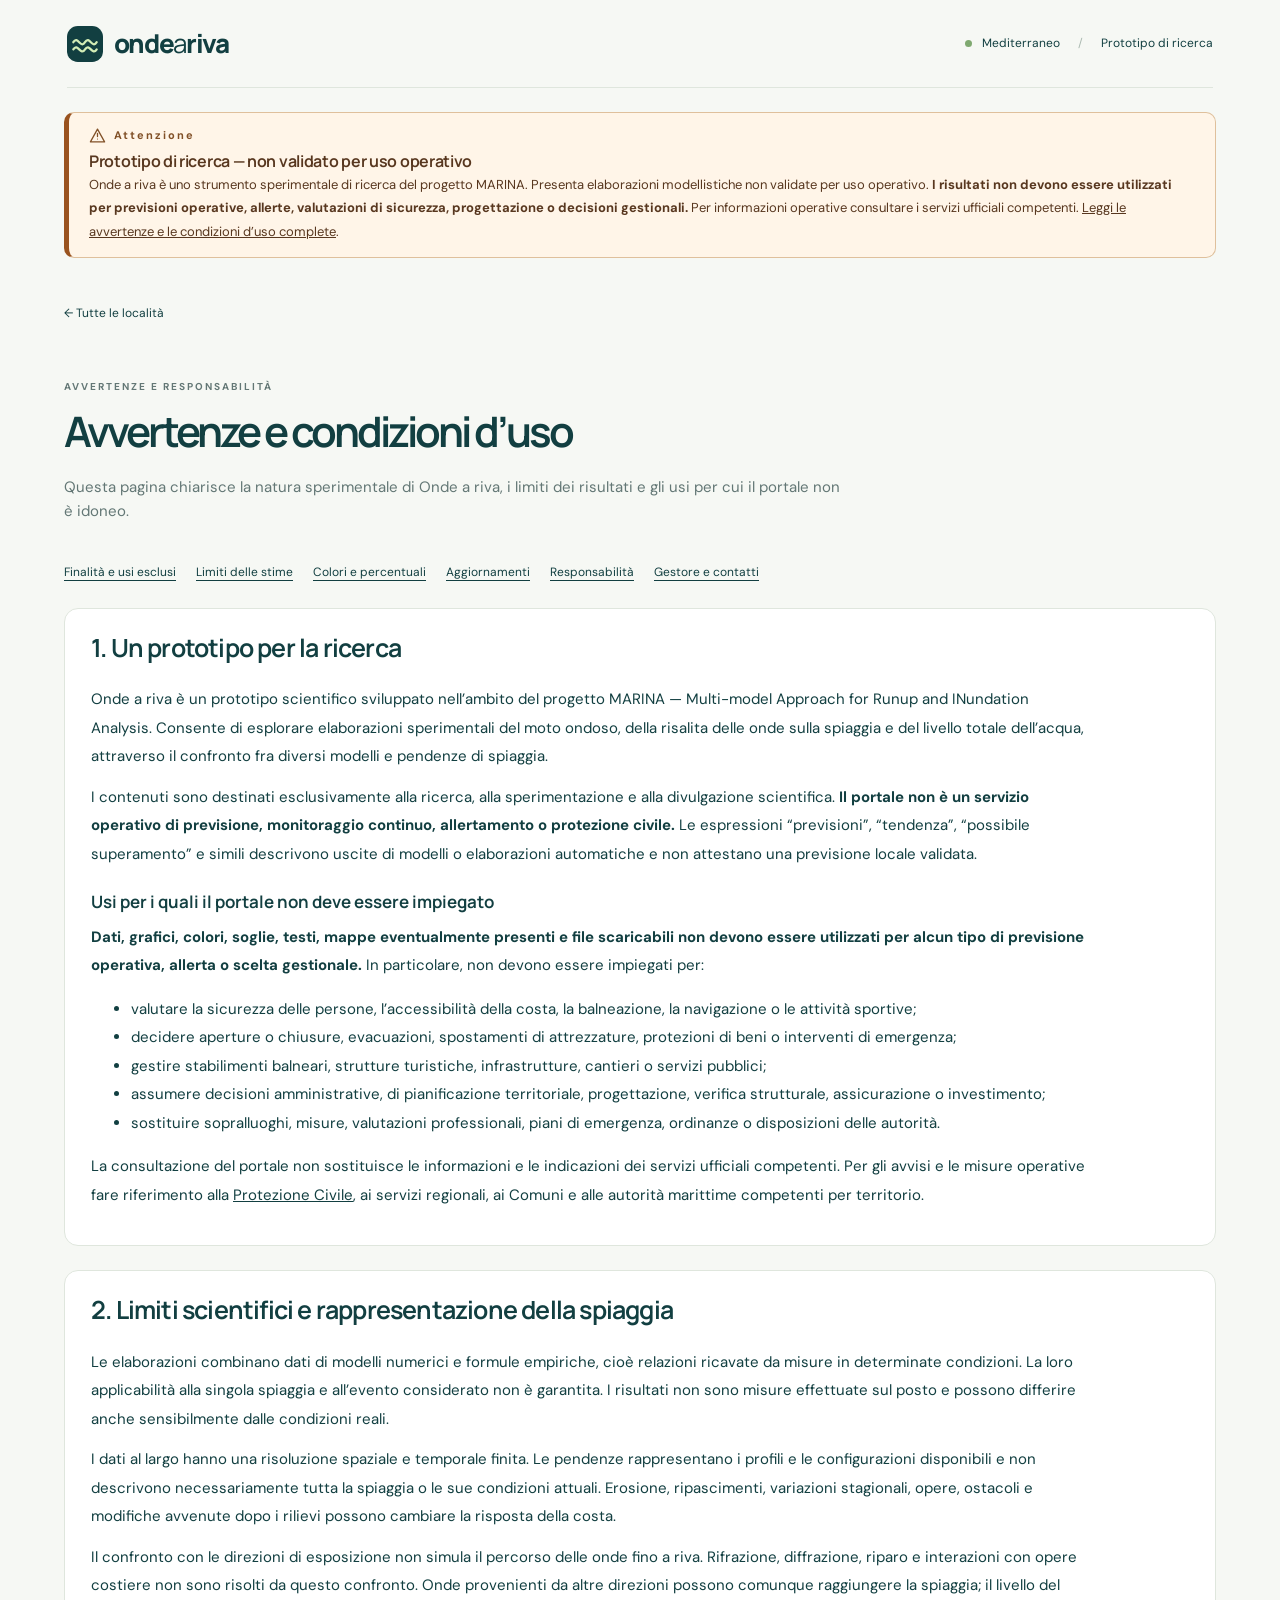
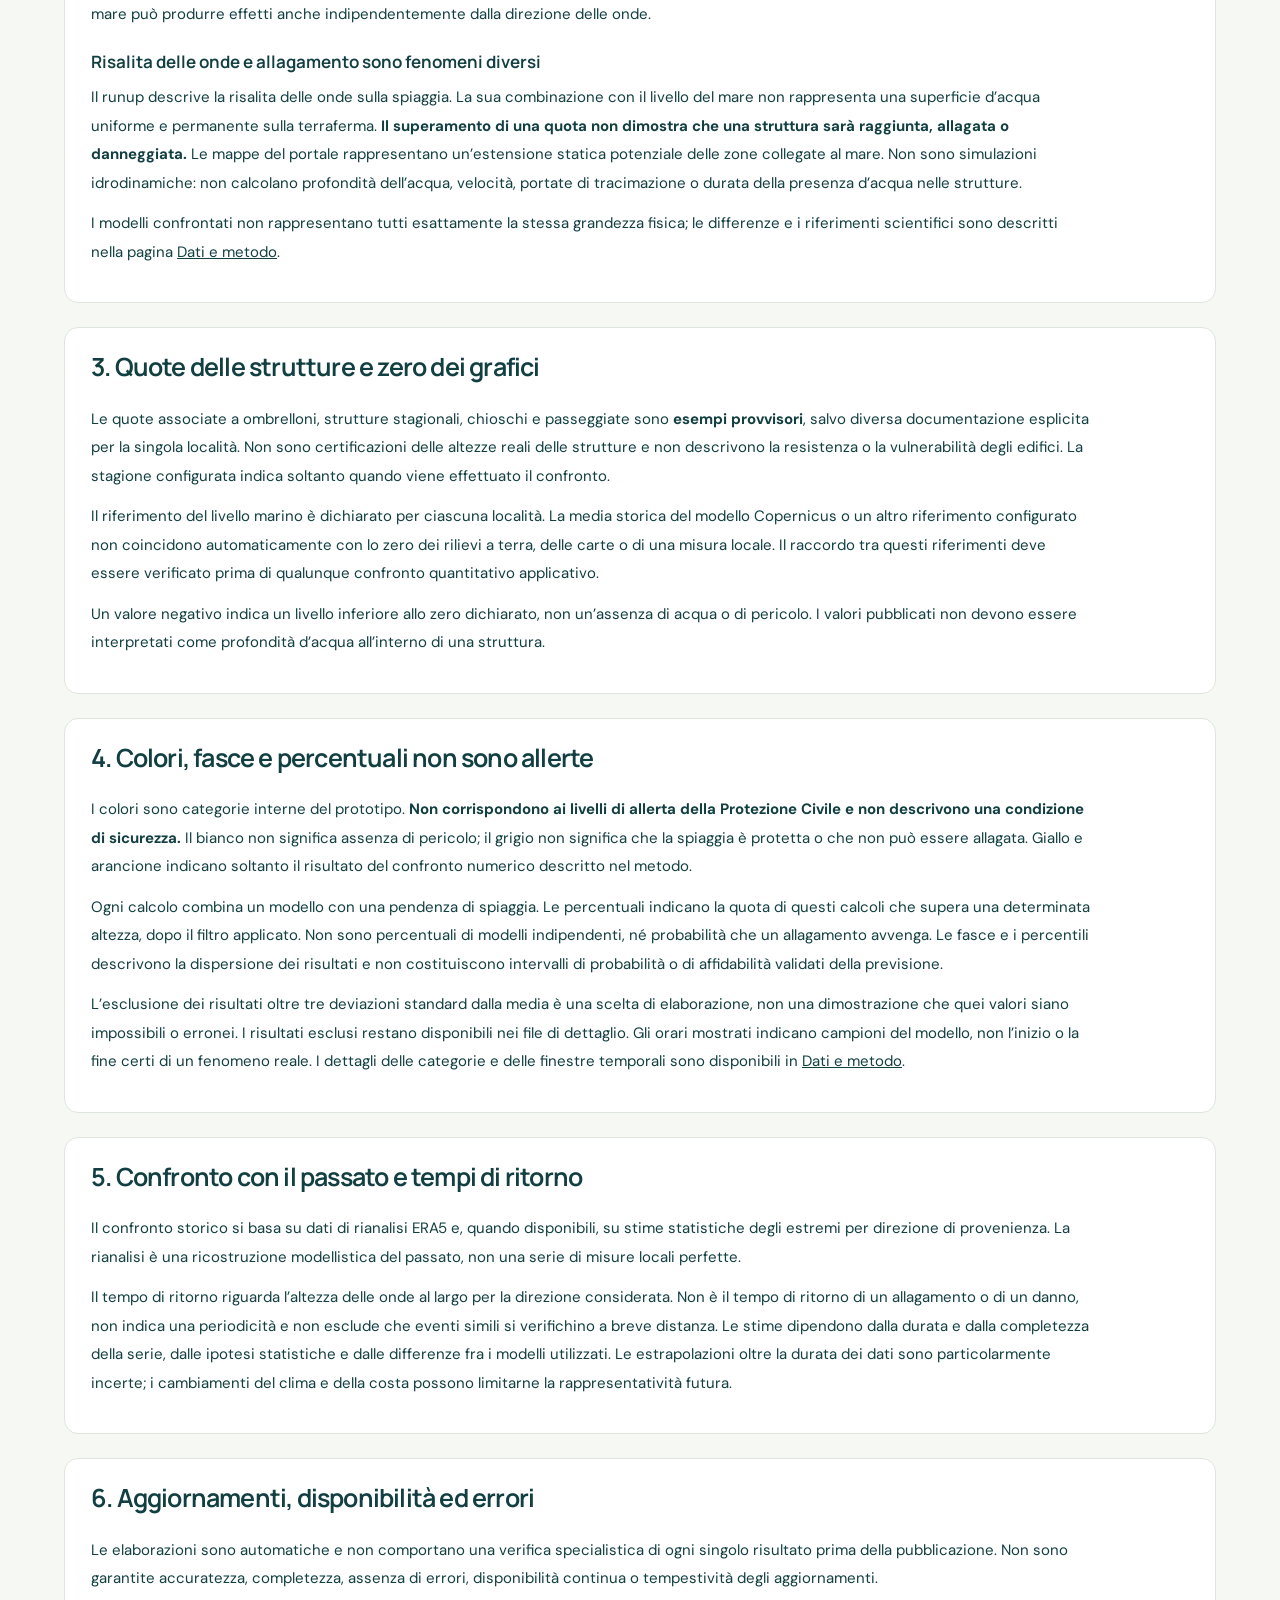
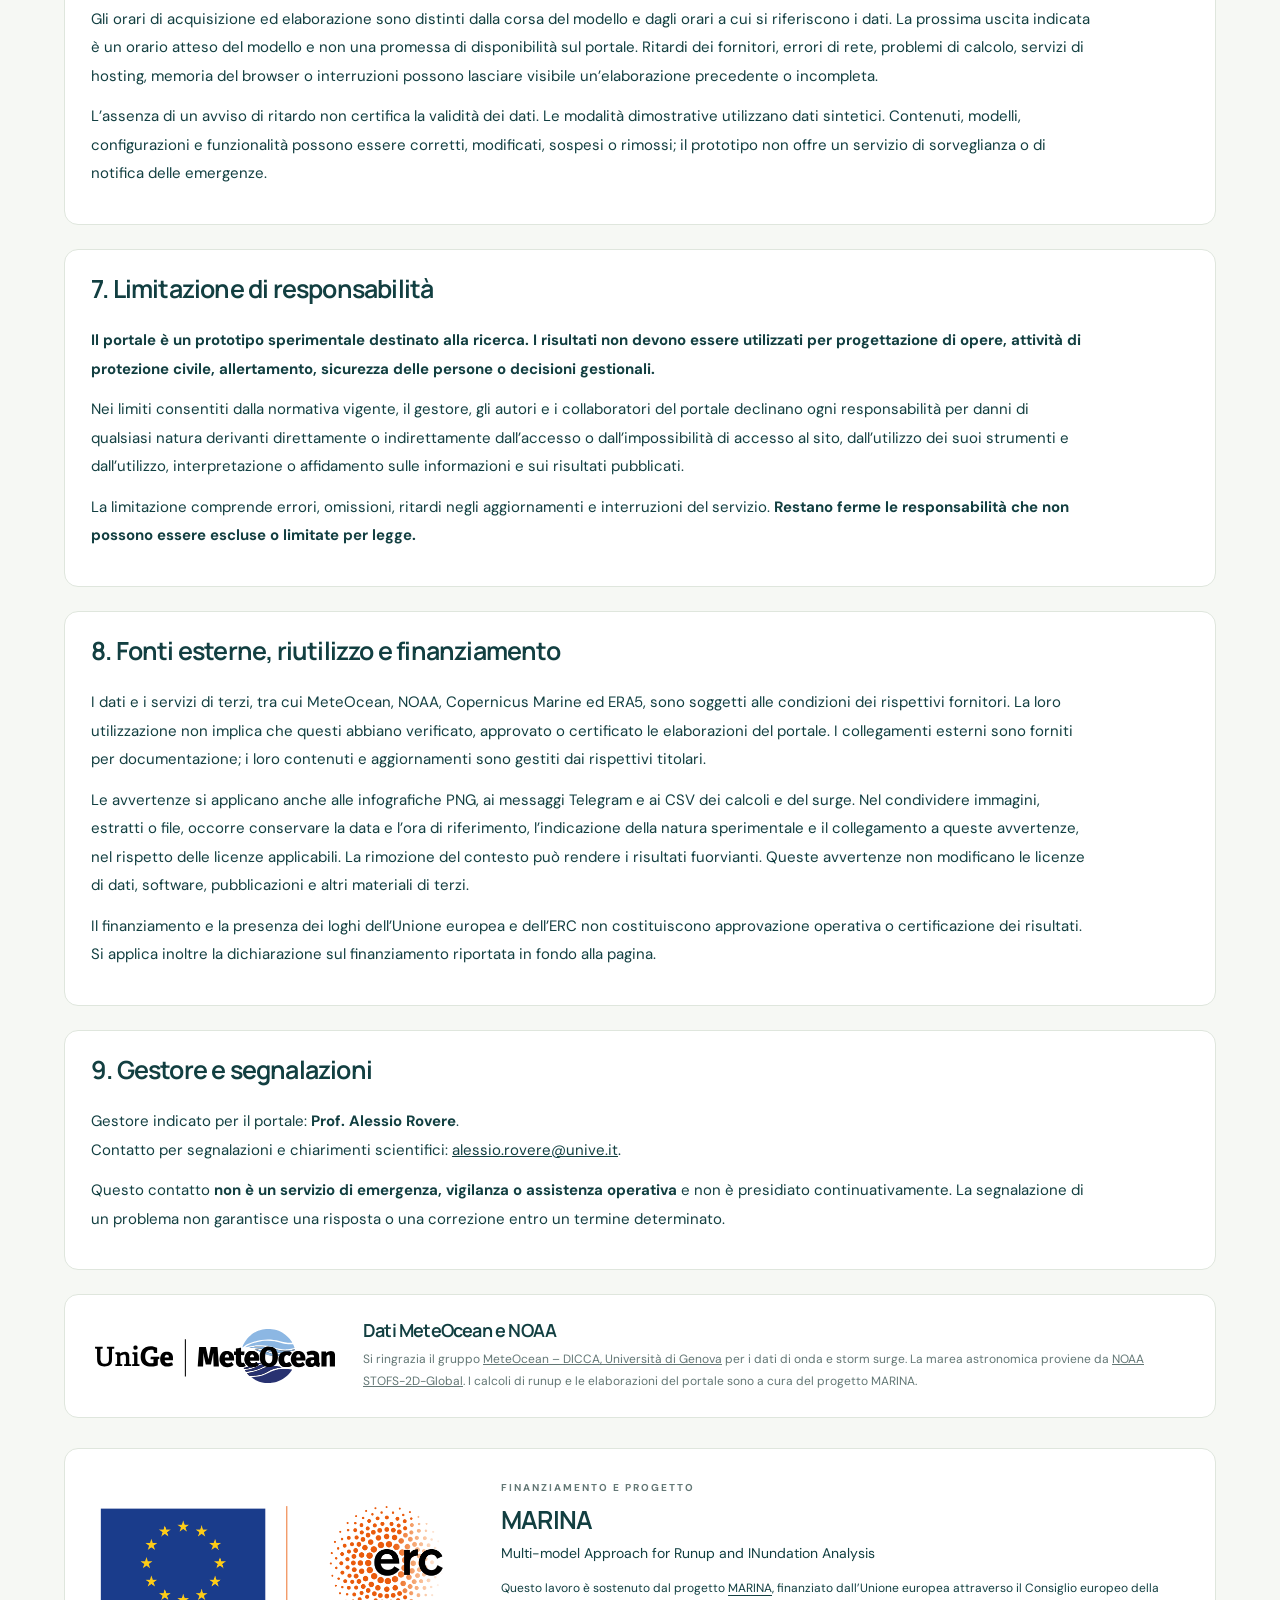
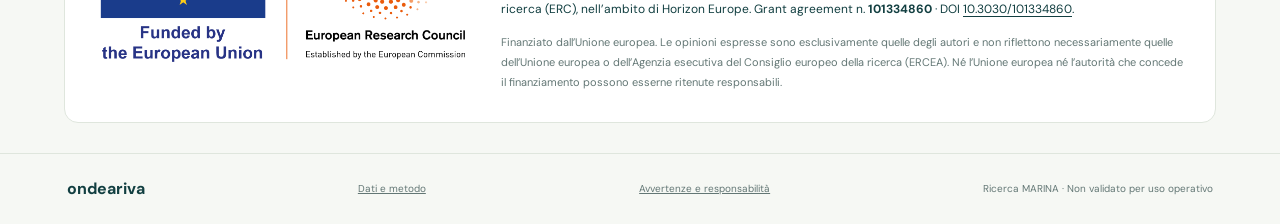
<file: forecast_site/disclaimer.html>
<!doctype html>
<html lang="it">
<head>
  <meta charset="utf-8">
  <meta name="viewport" content="width=device-width, initial-scale=1">
  <meta name="description" content="Avvertenze, limiti scientifici e condizioni d’uso del prototipo sperimentale Onde a riva.">
  <title>Avvertenze e responsabilità · Onde a riva</title>
  <link rel="icon" href="icon.svg" type="image/svg+xml">
  <link rel="stylesheet" href="styles.css?v=20261127-research-v1">
</head>
<body>
  <a class="skip" href="#main">Vai al contenuto</a>
  <header class="topbar">
    <a class="brand" href="./" aria-label="Onde a riva, selezione località"><img src="icon.svg" alt="" width="36" height="36"><span>onde<span class="brand-light">a</span>riva</span></a>
    <div class="top-meta"><span class="dot"></span> Mediterraneo <span class="divider">/</span> Prototipo di ricerca</div>
  </header>
  <main id="main">
    <aside id="experimental-disclaimer" class="experimental-disclaimer" aria-labelledby="experimental-title">
      <p class="eyebrow warning-label"><svg class="warning-icon" viewBox="0 0 24 24" width="17" height="17" fill="none" stroke="currentColor" stroke-width="1.8" stroke-linecap="round" stroke-linejoin="round" aria-hidden="true" focusable="false"><path d="M12 3 2 21h20L12 3Z"/><path d="M12 9v4.5"/><circle cx="12" cy="17" r=".8" fill="currentColor" stroke="none"/></svg><span>Attenzione</span></p>
      <h2 id="experimental-title">Prototipo di ricerca — non validato per uso operativo</h2>
      <p>Onde a riva è uno strumento sperimentale di ricerca del progetto MARINA. Presenta elaborazioni modellistiche non validate per uso operativo. <strong>I risultati non devono essere utilizzati per previsioni operative, allerte, valutazioni di sicurezza, progettazione o decisioni gestionali.</strong> Per informazioni operative consultare i servizi ufficiali competenti. <a href="disclaimer.html">Leggi le avvertenze e le condizioni d’uso complete</a>.</p>
    </aside>
<a class="back" href="./">← Tutte le località</a>
<div class="method-heading">
  <p class="eyebrow">AVVERTENZE E RESPONSABILITÀ</p>
  <h1>Avvertenze e condizioni d’uso</h1>
  <p>Questa pagina chiarisce la natura sperimentale di Onde a riva, i limiti dei risultati e gli usi per cui il portale non è idoneo.</p>
</div>
<nav class="method-nav" aria-label="Indice delle avvertenze">
  <a href="#finalita">Finalità e usi esclusi</a><a href="#limiti">Limiti delle stime</a><a href="#colori">Colori e percentuali</a><a href="#aggiornamenti">Aggiornamenti</a><a href="#responsabilita">Responsabilità</a><a href="#contatti">Gestore e contatti</a>
</nav>
<section id="finalita" class="panel method-section">
  <h2>1. Un prototipo per la ricerca</h2>
  <p>Onde a riva è un prototipo scientifico sviluppato nell’ambito del progetto MARINA — Multi-model Approach for Runup and INundation Analysis. Consente di esplorare elaborazioni sperimentali del moto ondoso, della risalita delle onde sulla spiaggia e del livello totale dell’acqua, attraverso il confronto fra diversi modelli e pendenze di spiaggia.</p>
  <p>I contenuti sono destinati esclusivamente alla ricerca, alla sperimentazione e alla divulgazione scientifica. <strong>Il portale non è un servizio operativo di previsione, monitoraggio continuo, allertamento o protezione civile.</strong> Le espressioni “previsioni”, “tendenza”, “possibile superamento” e simili descrivono uscite di modelli o elaborazioni automatiche e non attestano una previsione locale validata.</p>
  <h3>Usi per i quali il portale non deve essere impiegato</h3>
  <p><strong>Dati, grafici, colori, soglie, testi, mappe eventualmente presenti e file scaricabili non devono essere utilizzati per alcun tipo di previsione operativa, allerta o scelta gestionale.</strong> In particolare, non devono essere impiegati per:</p>
  <ul>
    <li>valutare la sicurezza delle persone, l’accessibilità della costa, la balneazione, la navigazione o le attività sportive;</li>
    <li>decidere aperture o chiusure, evacuazioni, spostamenti di attrezzature, protezioni di beni o interventi di emergenza;</li>
    <li>gestire stabilimenti balneari, strutture turistiche, infrastrutture, cantieri o servizi pubblici;</li>
    <li>assumere decisioni amministrative, di pianificazione territoriale, progettazione, verifica strutturale, assicurazione o investimento;</li>
    <li>sostituire sopralluoghi, misure, valutazioni professionali, piani di emergenza, ordinanze o disposizioni delle autorità.</li>
  </ul>
  <p>La consultazione del portale non sostituisce le informazioni e le indicazioni dei servizi ufficiali competenti. Per gli avvisi e le misure operative fare riferimento alla <a href="https://www.protezionecivile.gov.it/it/" target="_blank" rel="noopener">Protezione Civile</a>, ai servizi regionali, ai Comuni e alle autorità marittime competenti per territorio.</p>
</section>
<section id="limiti" class="panel method-section">
  <h2>2. Limiti scientifici e rappresentazione della spiaggia</h2>
  <p>Le elaborazioni combinano dati di modelli numerici e formule empiriche, cioè relazioni ricavate da misure in determinate condizioni. La loro applicabilità alla singola spiaggia e all’evento considerato non è garantita. I risultati non sono misure effettuate sul posto e possono differire anche sensibilmente dalle condizioni reali.</p>
  <p>I dati al largo hanno una risoluzione spaziale e temporale finita. Le pendenze rappresentano i profili e le configurazioni disponibili e non descrivono necessariamente tutta la spiaggia o le sue condizioni attuali. Erosione, ripascimenti, variazioni stagionali, opere, ostacoli e modifiche avvenute dopo i rilievi possono cambiare la risposta della costa.</p>
  <p>Il confronto con le direzioni di esposizione non simula il percorso delle onde fino a riva. Rifrazione, diffrazione, riparo e interazioni con opere costiere non sono risolti da questo confronto. Onde provenienti da altre direzioni possono comunque raggiungere la spiaggia; il livello del mare può produrre effetti anche indipendentemente dalla direzione delle onde.</p>
  <h3>Risalita delle onde e allagamento sono fenomeni diversi</h3>
  <p>Il runup descrive la risalita delle onde sulla spiaggia. La sua combinazione con il livello del mare non rappresenta una superficie d’acqua uniforme e permanente sulla terraferma. <strong>Il superamento di una quota non dimostra che una struttura sarà raggiunta, allagata o danneggiata.</strong> Le mappe del portale rappresentano un’estensione statica potenziale delle zone collegate al mare. Non sono simulazioni idrodinamiche: non calcolano profondità dell’acqua, velocità, portate di tracimazione o durata della presenza d’acqua nelle strutture.</p>
  <p>I modelli confrontati non rappresentano tutti esattamente la stessa grandezza fisica; le differenze e i riferimenti scientifici sono descritti nella pagina <a href="metodo.html#fonti">Dati e metodo</a>.</p>
</section>
<section id="quote" class="panel method-section">
  <h2>3. Quote delle strutture e zero dei grafici</h2>
  <p>Le quote associate a ombrelloni, strutture stagionali, chioschi e passeggiate sono <strong>esempi provvisori</strong>, salvo diversa documentazione esplicita per la singola località. Non sono certificazioni delle altezze reali delle strutture e non descrivono la resistenza o la vulnerabilità degli edifici. La stagione configurata indica soltanto quando viene effettuato il confronto.</p>
  <p>Il riferimento del livello marino è dichiarato per ciascuna località. La media storica del modello Copernicus o un altro riferimento configurato non coincidono automaticamente con lo zero dei rilievi a terra, delle carte o di una misura locale. Il raccordo tra questi riferimenti deve essere verificato prima di qualunque confronto quantitativo applicativo.</p>
  <p>Un valore negativo indica un livello inferiore allo zero dichiarato, non un’assenza di acqua o di pericolo. I valori pubblicati non devono essere interpretati come profondità d’acqua all’interno di una struttura.</p>
</section>
<section id="colori" class="panel method-section">
  <h2>4. Colori, fasce e percentuali non sono allerte</h2>
  <p>I colori sono categorie interne del prototipo. <strong>Non corrispondono ai livelli di allerta della Protezione Civile e non descrivono una condizione di sicurezza.</strong> Il bianco non significa assenza di pericolo; il grigio non significa che la spiaggia è protetta o che non può essere allagata. Giallo e arancione indicano soltanto il risultato del confronto numerico descritto nel metodo.</p>
  <p>Ogni calcolo combina un modello con una pendenza di spiaggia. Le percentuali indicano la quota di questi calcoli che supera una determinata altezza, dopo il filtro applicato. Non sono percentuali di modelli indipendenti, né probabilità che un allagamento avvenga. Le fasce e i percentili descrivono la dispersione dei risultati e non costituiscono intervalli di probabilità o di affidabilità validati della previsione.</p>
  <p>L’esclusione dei risultati oltre tre deviazioni standard dalla media è una scelta di elaborazione, non una dimostrazione che quei valori siano impossibili o erronei. I risultati esclusi restano disponibili nei file di dettaglio. Gli orari mostrati indicano campioni del modello, non l’inizio o la fine certi di un fenomeno reale. I dettagli delle categorie e delle finestre temporali sono disponibili in <a href="metodo.html#colori">Dati e metodo</a>.</p>
</section>
<section id="storico" class="panel method-section">
  <h2>5. Confronto con il passato e tempi di ritorno</h2>
  <p>Il confronto storico si basa su dati di rianalisi ERA5 e, quando disponibili, su stime statistiche degli estremi per direzione di provenienza. La rianalisi è una ricostruzione modellistica del passato, non una serie di misure locali perfette.</p>
  <p>Il tempo di ritorno riguarda l’altezza delle onde al largo per la direzione considerata. Non è il tempo di ritorno di un allagamento o di un danno, non indica una periodicità e non esclude che eventi simili si verifichino a breve distanza. Le stime dipendono dalla durata e dalla completezza della serie, dalle ipotesi statistiche e dalle differenze fra i modelli utilizzati. Le estrapolazioni oltre la durata dei dati sono particolarmente incerte; i cambiamenti del clima e della costa possono limitarne la rappresentatività futura.</p>
</section>
<section id="aggiornamenti" class="panel method-section">
  <h2>6. Aggiornamenti, disponibilità ed errori</h2>
  <p>Le elaborazioni sono automatiche e non comportano una verifica specialistica di ogni singolo risultato prima della pubblicazione. Non sono garantite accuratezza, completezza, assenza di errori, disponibilità continua o tempestività degli aggiornamenti.</p>
  <p>Gli orari di acquisizione ed elaborazione sono distinti dalla corsa del modello e dagli orari a cui si riferiscono i dati. La prossima uscita indicata è un orario atteso del modello e non una promessa di disponibilità sul portale. Ritardi dei fornitori, errori di rete, problemi di calcolo, servizi di hosting, memoria del browser o interruzioni possono lasciare visibile un’elaborazione precedente o incompleta.</p>
  <p>L’assenza di un avviso di ritardo non certifica la validità dei dati. Le modalità dimostrative utilizzano dati sintetici. Contenuti, modelli, configurazioni e funzionalità possono essere corretti, modificati, sospesi o rimossi; il prototipo non offre un servizio di sorveglianza o di notifica delle emergenze.</p>
</section>
<section id="responsabilita" class="panel method-section">
  <h2>7. Limitazione di responsabilità</h2>
  <p><strong>Il portale è un prototipo sperimentale destinato alla ricerca. I risultati non devono essere utilizzati per progettazione di opere, attività di protezione civile, allertamento, sicurezza delle persone o decisioni gestionali.</strong></p>
  <p>Nei limiti consentiti dalla normativa vigente, il gestore, gli autori e i collaboratori del portale declinano ogni responsabilità per danni di qualsiasi natura derivanti direttamente o indirettamente dall’accesso o dall’impossibilità di accesso al sito, dall’utilizzo dei suoi strumenti e dall’utilizzo, interpretazione o affidamento sulle informazioni e sui risultati pubblicati.</p>
  <p>La limitazione comprende errori, omissioni, ritardi negli aggiornamenti e interruzioni del servizio. <strong>Restano ferme le responsabilità che non possono essere escluse o limitate per legge.</strong></p>
</section>
<section id="terzi" class="panel method-section">
  <h2>8. Fonti esterne, riutilizzo e finanziamento</h2>
  <p>I dati e i servizi di terzi, tra cui MeteOcean, NOAA, Copernicus Marine ed ERA5, sono soggetti alle condizioni dei rispettivi fornitori. La loro utilizzazione non implica che questi abbiano verificato, approvato o certificato le elaborazioni del portale. I collegamenti esterni sono forniti per documentazione; i loro contenuti e aggiornamenti sono gestiti dai rispettivi titolari.</p>
  <p>Le avvertenze si applicano anche alle infografiche PNG, ai messaggi Telegram e ai CSV dei calcoli e del surge. Nel condividere immagini, estratti o file, occorre conservare la data e l’ora di riferimento, l’indicazione della natura sperimentale e il collegamento a queste avvertenze, nel rispetto delle licenze applicabili. La rimozione del contesto può rendere i risultati fuorvianti. Queste avvertenze non modificano le licenze di dati, software, pubblicazioni e altri materiali di terzi.</p>
  <p>Il finanziamento e la presenza dei loghi dell’Unione europea e dell’ERC non costituiscono approvazione operativa o certificazione dei risultati. Si applica inoltre la dichiarazione sul finanziamento riportata in fondo alla pagina.</p>
</section>
<section id="contatti" class="panel method-section">
  <h2>9. Gestore e segnalazioni</h2>
  <p>Gestore indicato per il portale: <strong>Prof. Alessio Rovere</strong>.<br>Contatto per segnalazioni e chiarimenti scientifici: <a href="mailto:alessio.rovere@unive.it">alessio.rovere@unive.it</a>.</p>
  <p>Questo contatto <strong>non è un servizio di emergenza, vigilanza o assistenza operativa</strong> e non è presidiato continuativamente. La segnalazione di un problema non garantisce una risposta o una correzione entro un termine determinato.</p>
</section>

    <section id="data-sources" class="data-credit" aria-label="Ringraziamento ai fornitori dei dati">
      <a href="https://meteocean.science/" target="_blank" rel="noopener"><img src="assets/meteocean-unige.svg" width="2284" height="521" alt="MeteOcean — Università di Genova"></a>
      <div><h2>Dati MeteOcean e NOAA</h2><p>Si ringrazia il gruppo <a href="https://meteocean.science/" target="_blank" rel="noopener">MeteOcean – DICCA, Università di Genova</a> per i dati di onda e storm surge. La marea astronomica proviene da <a href="https://registry.opendata.aws/noaa-gestofs/" target="_blank" rel="noopener">NOAA STOFS-2D-Global</a>. I calcoli di runup e le elaborazioni del portale sono a cura del progetto MARINA.</p></div>
    </section>
    <section id="funding" class="funding" aria-labelledby="funding-title">
      <div class="funding-identity">
        <a href="https://erc.europa.eu/support/logos" target="_blank" rel="noopener"><img src="assets/eu-erc-horizon-europe.png" width="2907" height="1252" alt="Finanziato dall’Unione europea — European Research Council (ERC)"></a>
      </div>
      <div class="funding-copy">
        <p class="eyebrow">FINANZIAMENTO E PROGETTO</p>
        <h2 id="funding-title">MARINA</h2>
        <p class="funding-project">Multi-model Approach for Runup and INundation Analysis</p>
        <p>Questo lavoro è sostenuto dal progetto <a href="https://cordis.europa.eu/project/id/101334860/it" target="_blank" rel="noopener">MARINA</a>, finanziato dall’Unione europea attraverso il Consiglio europeo della ricerca (ERC), nell’ambito di Horizon Europe. Grant agreement n. <strong>101334860</strong> · DOI <a href="https://doi.org/10.3030/101334860" target="_blank" rel="noopener">10.3030/101334860</a>.</p>
        <p class="funding-disclaimer">Finanziato dall’Unione europea. Le opinioni espresse sono esclusivamente quelle degli autori e non riflettono necessariamente quelle dell’Unione europea o dell’Agenzia esecutiva del Consiglio europeo della ricerca (ERCEA). Né l’Unione europea né l’autorità che concede il finanziamento possono esserne ritenute responsabili.</p>
      </div>
    </section>
  </main>
  <footer><a class="footer-brand" href="./">ondeariva</a><a href="metodo.html">Dati e metodo</a><a href="disclaimer.html" aria-current="page">Avvertenze e responsabilità</a><span>Ricerca MARINA · Non validato per uso operativo</span></footer>
</body>
</html>
</file>
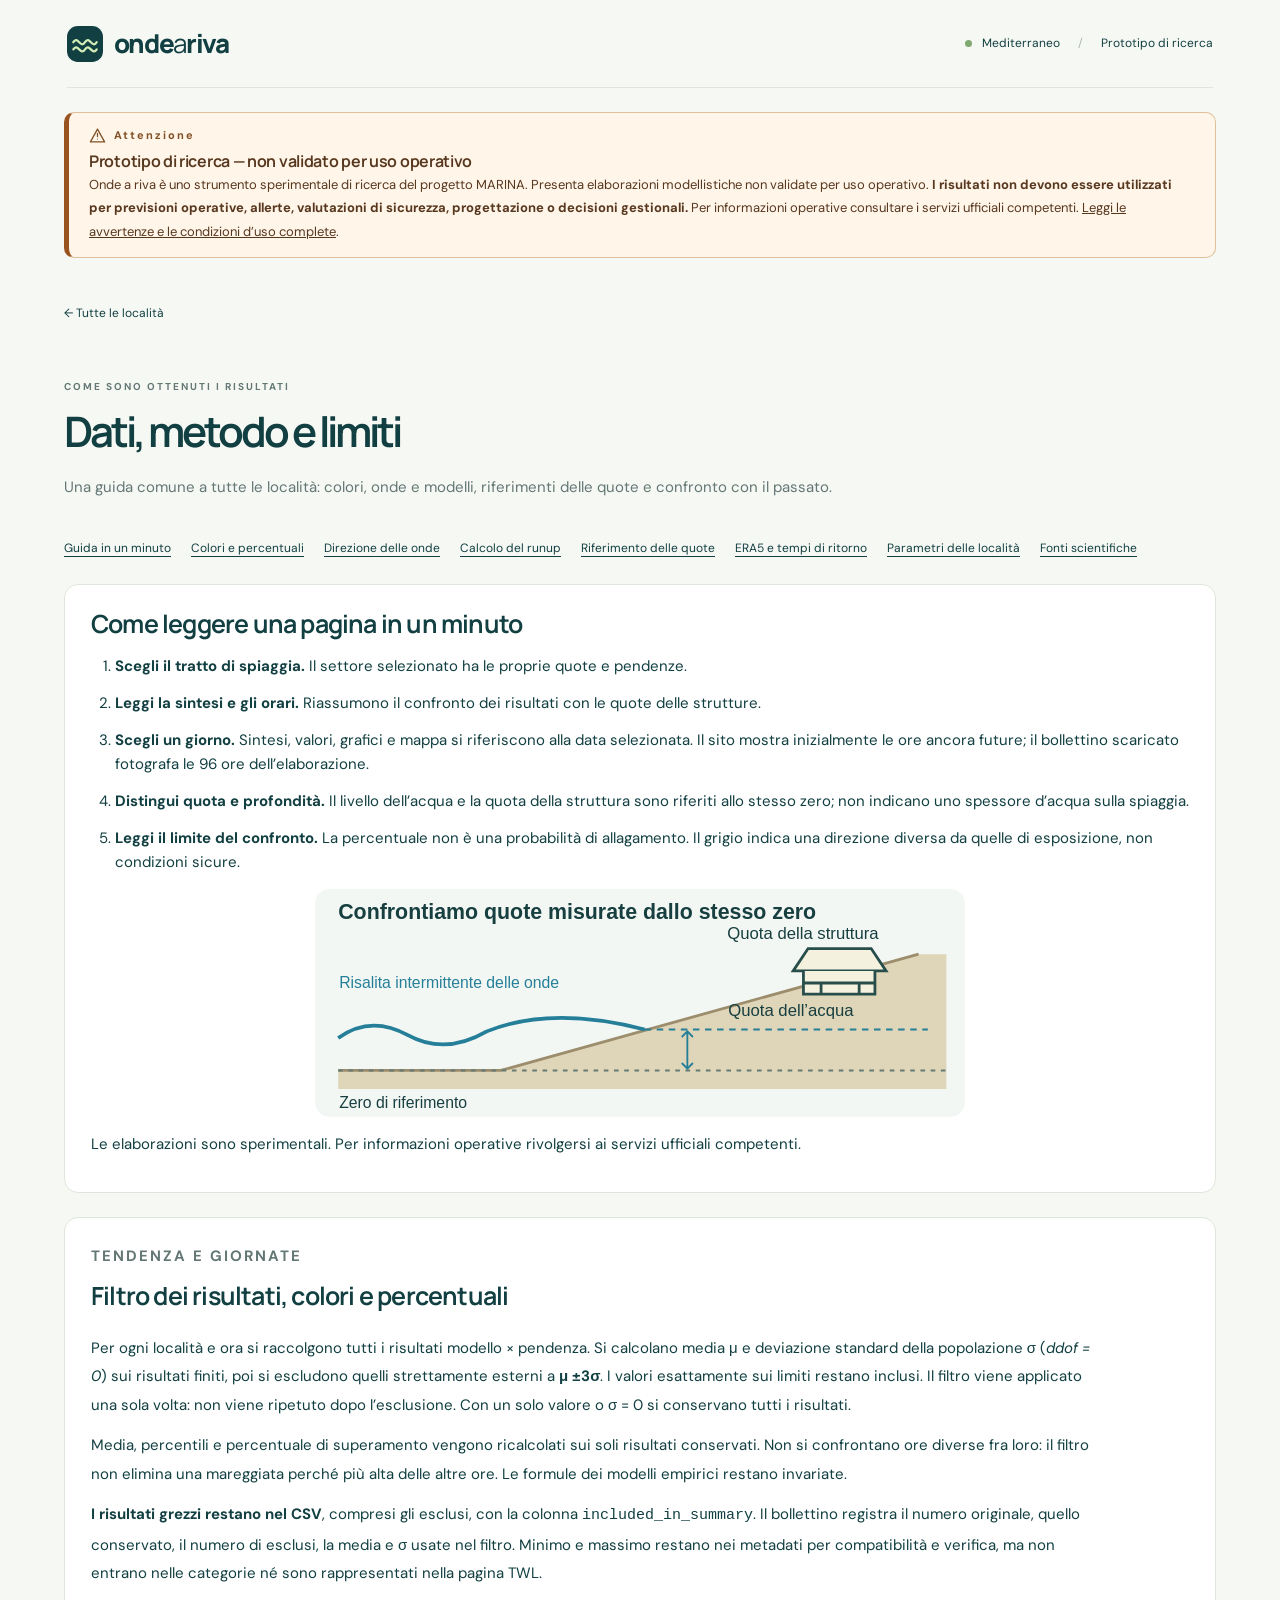
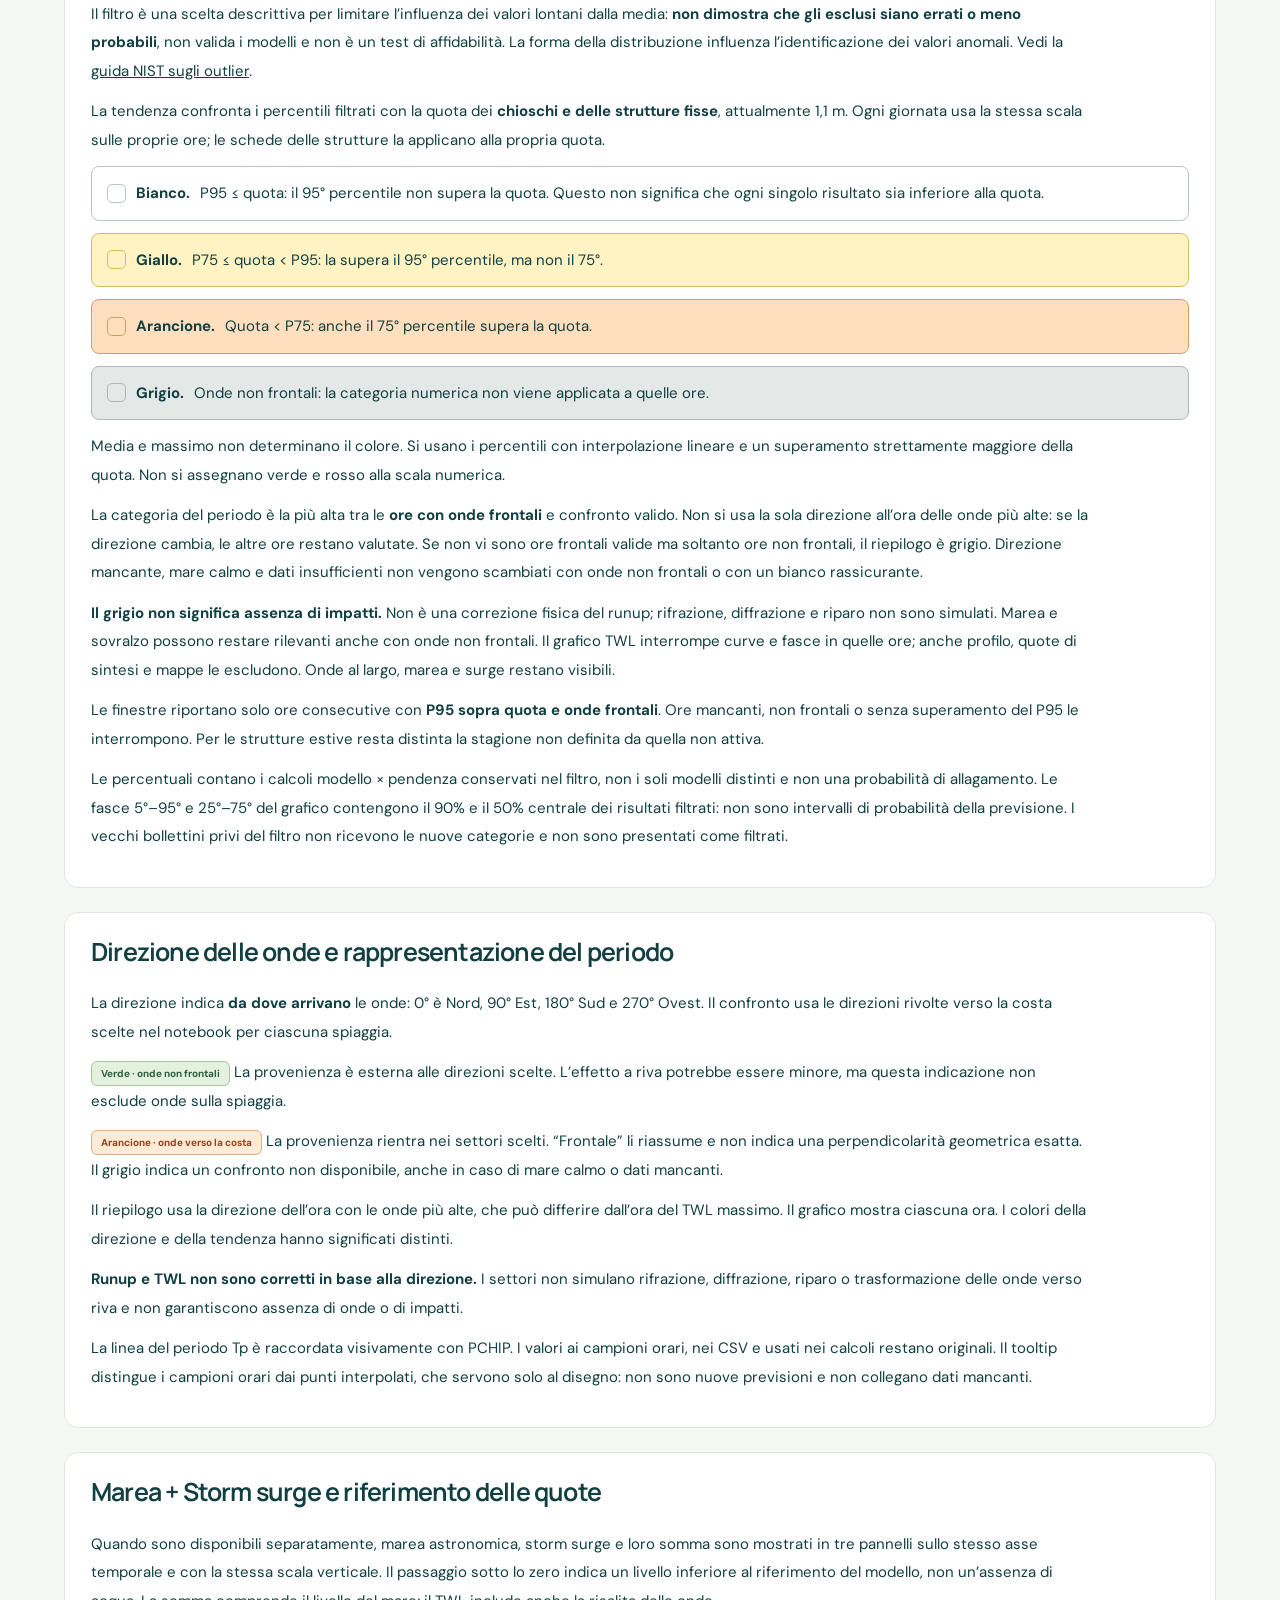
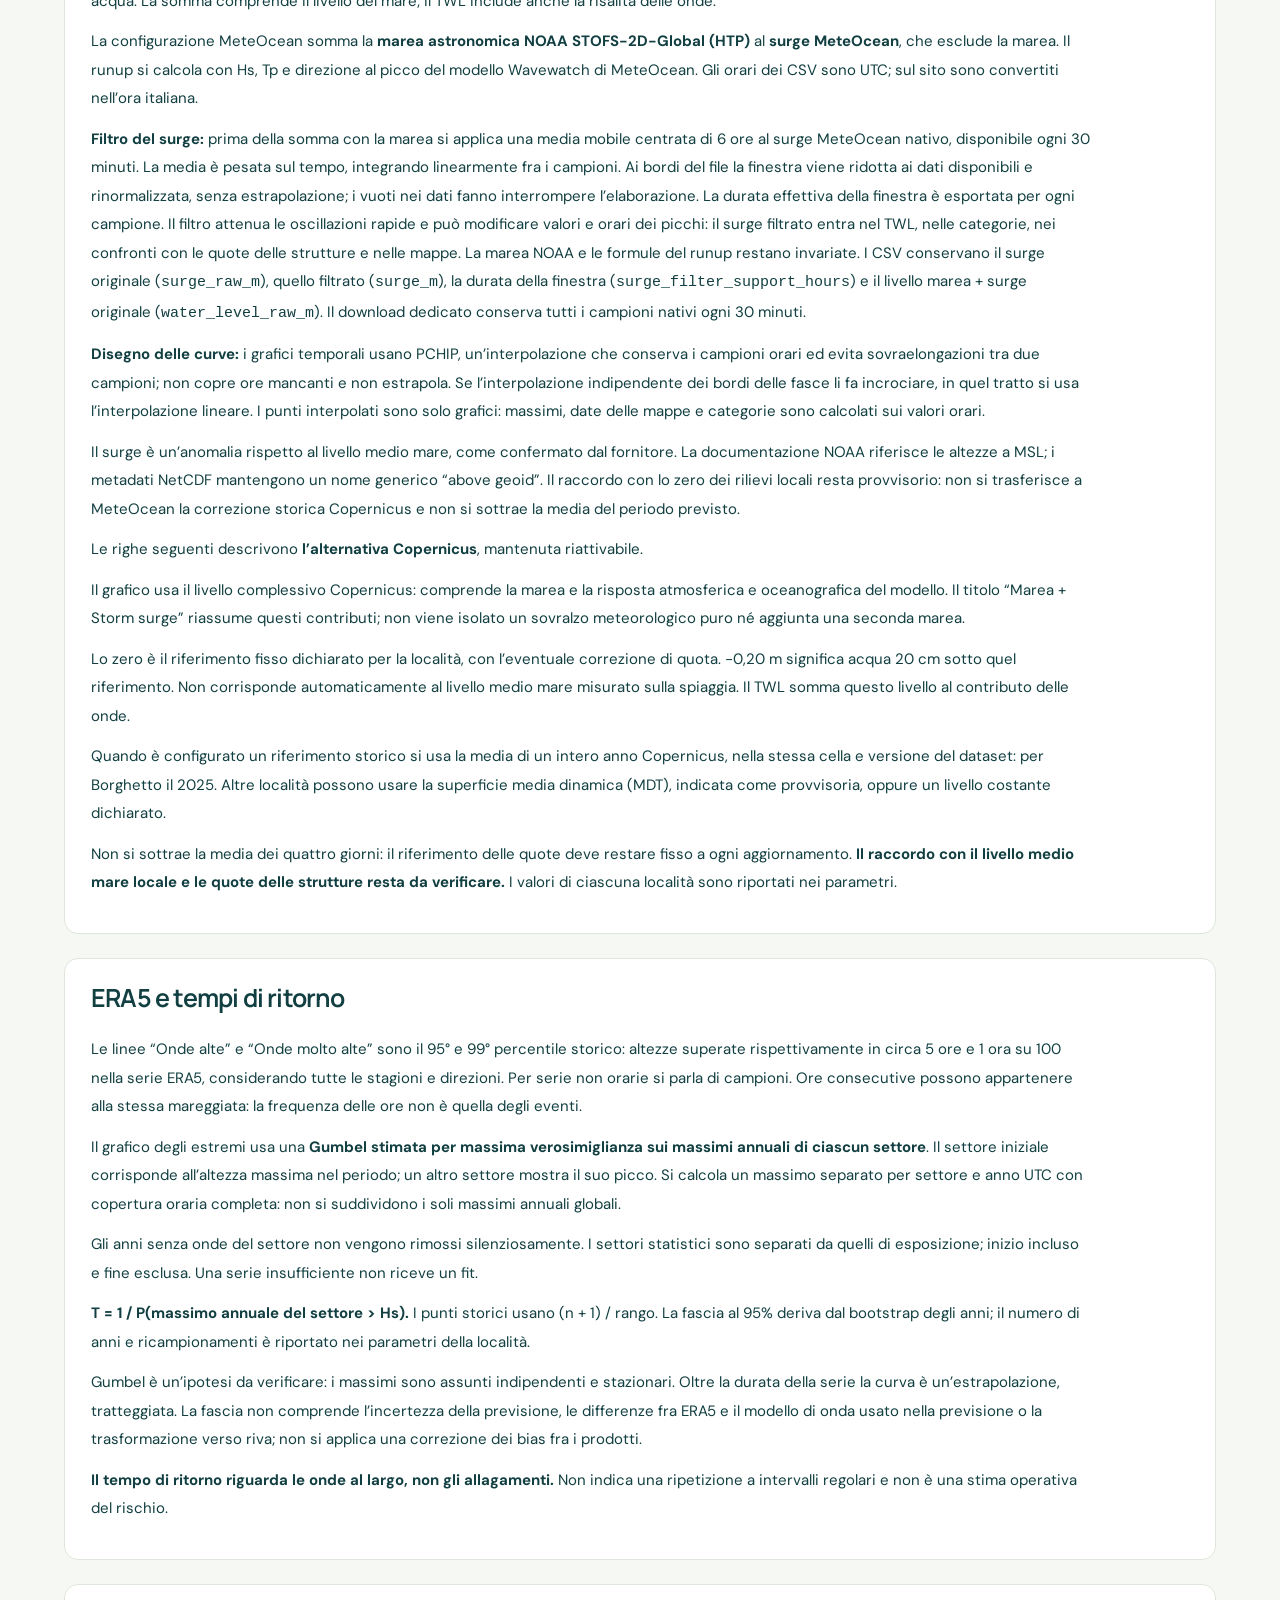
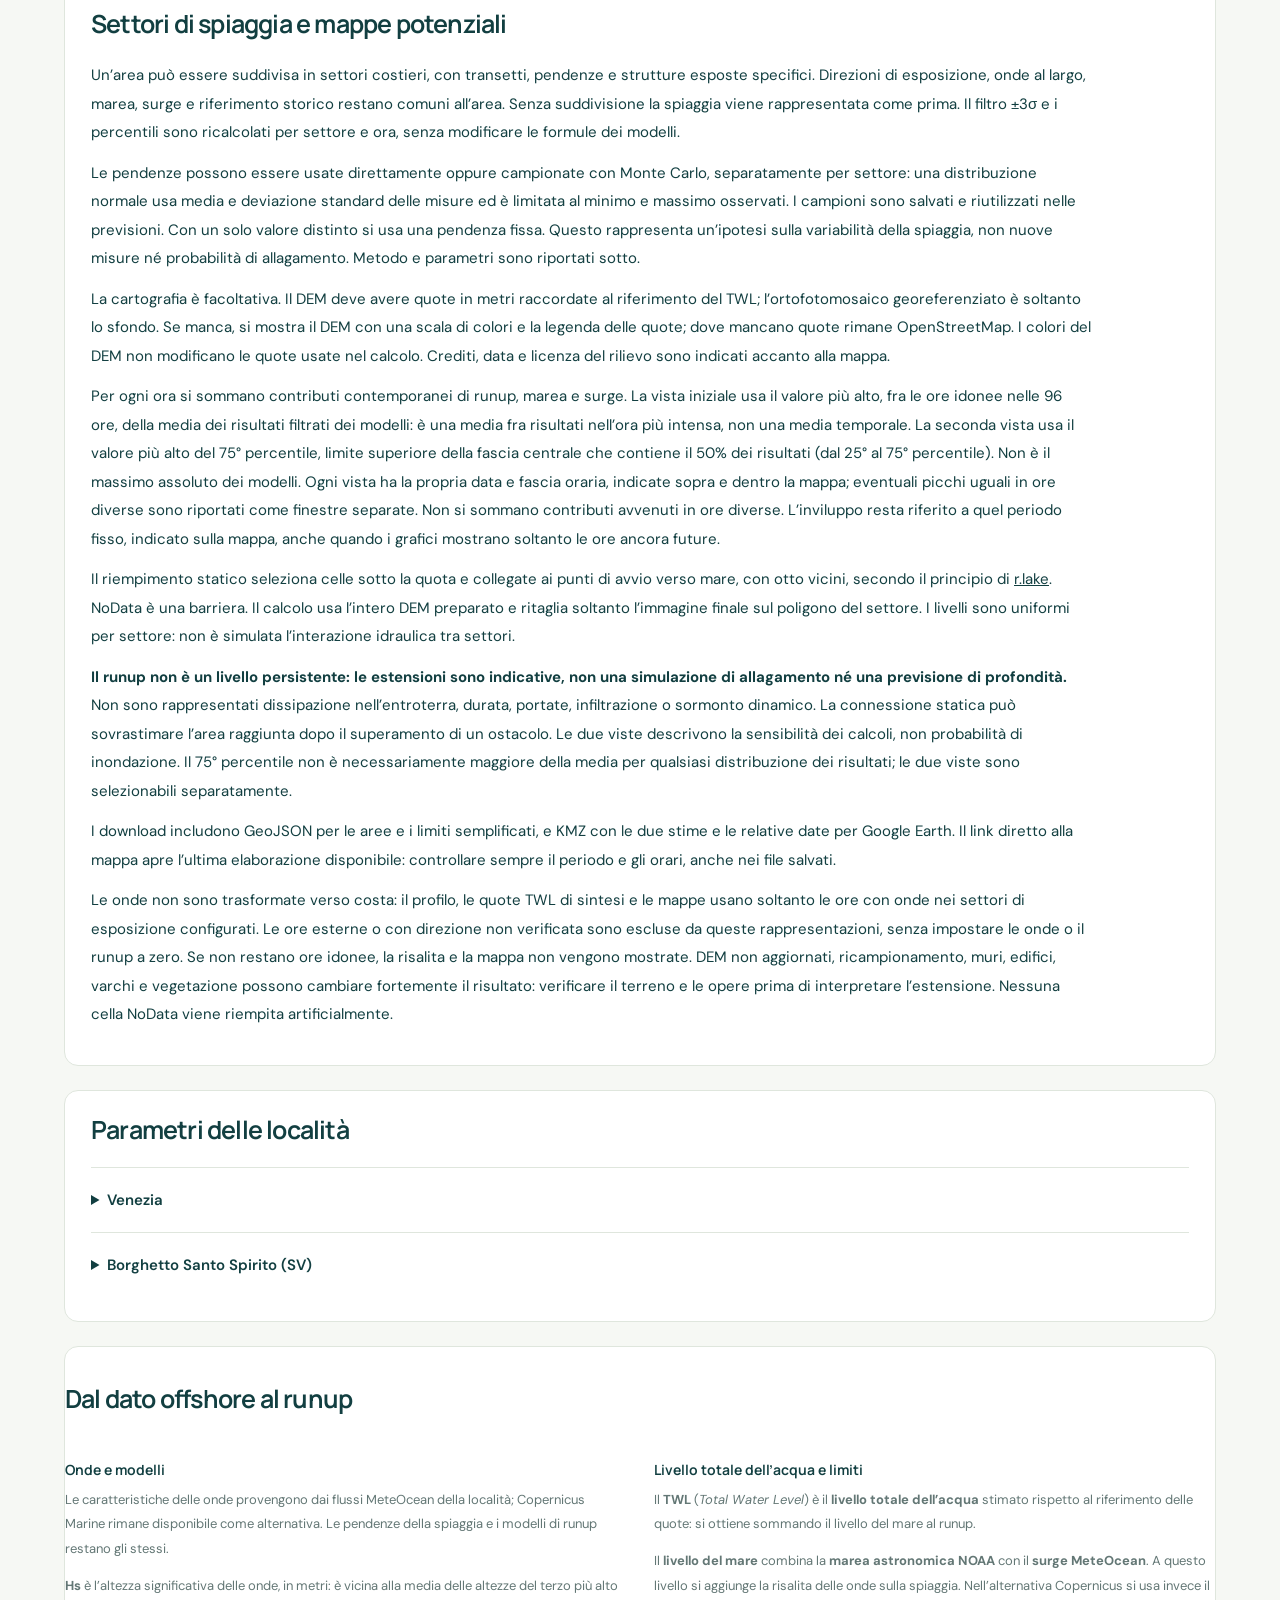
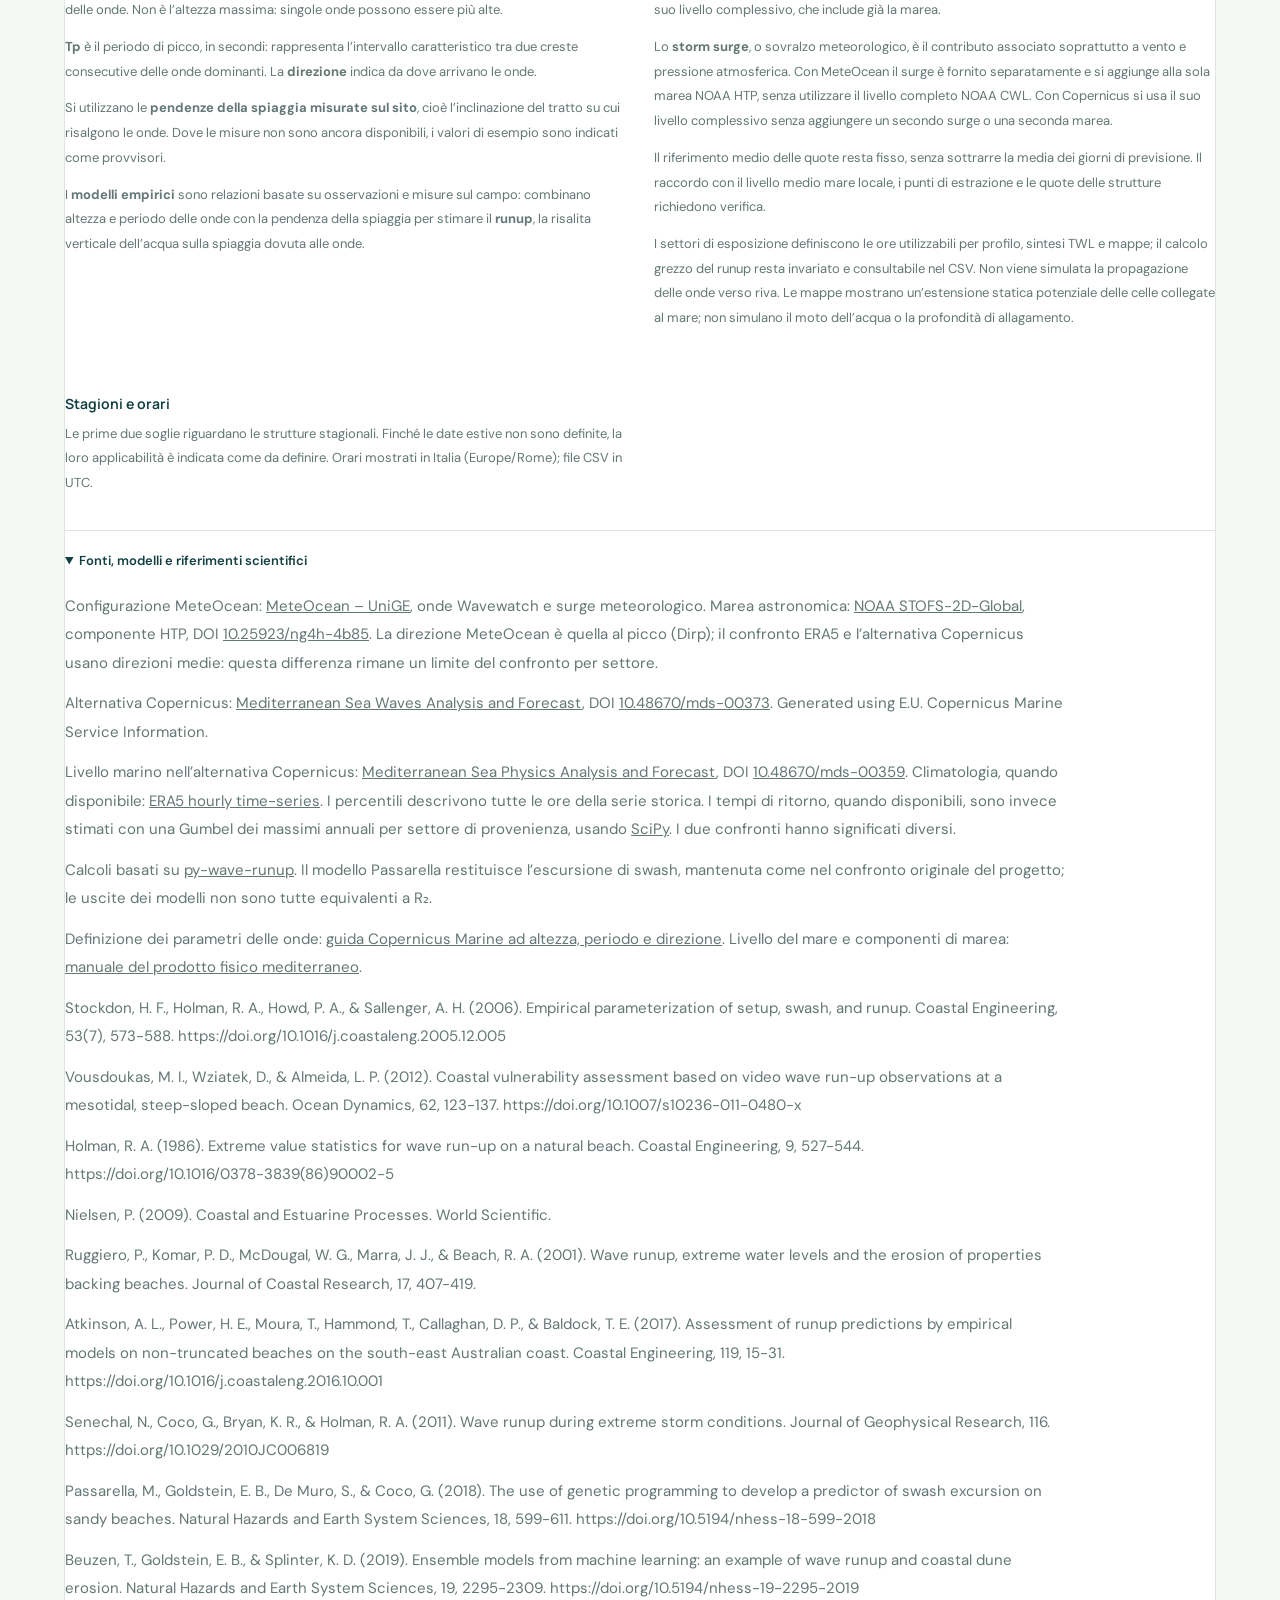
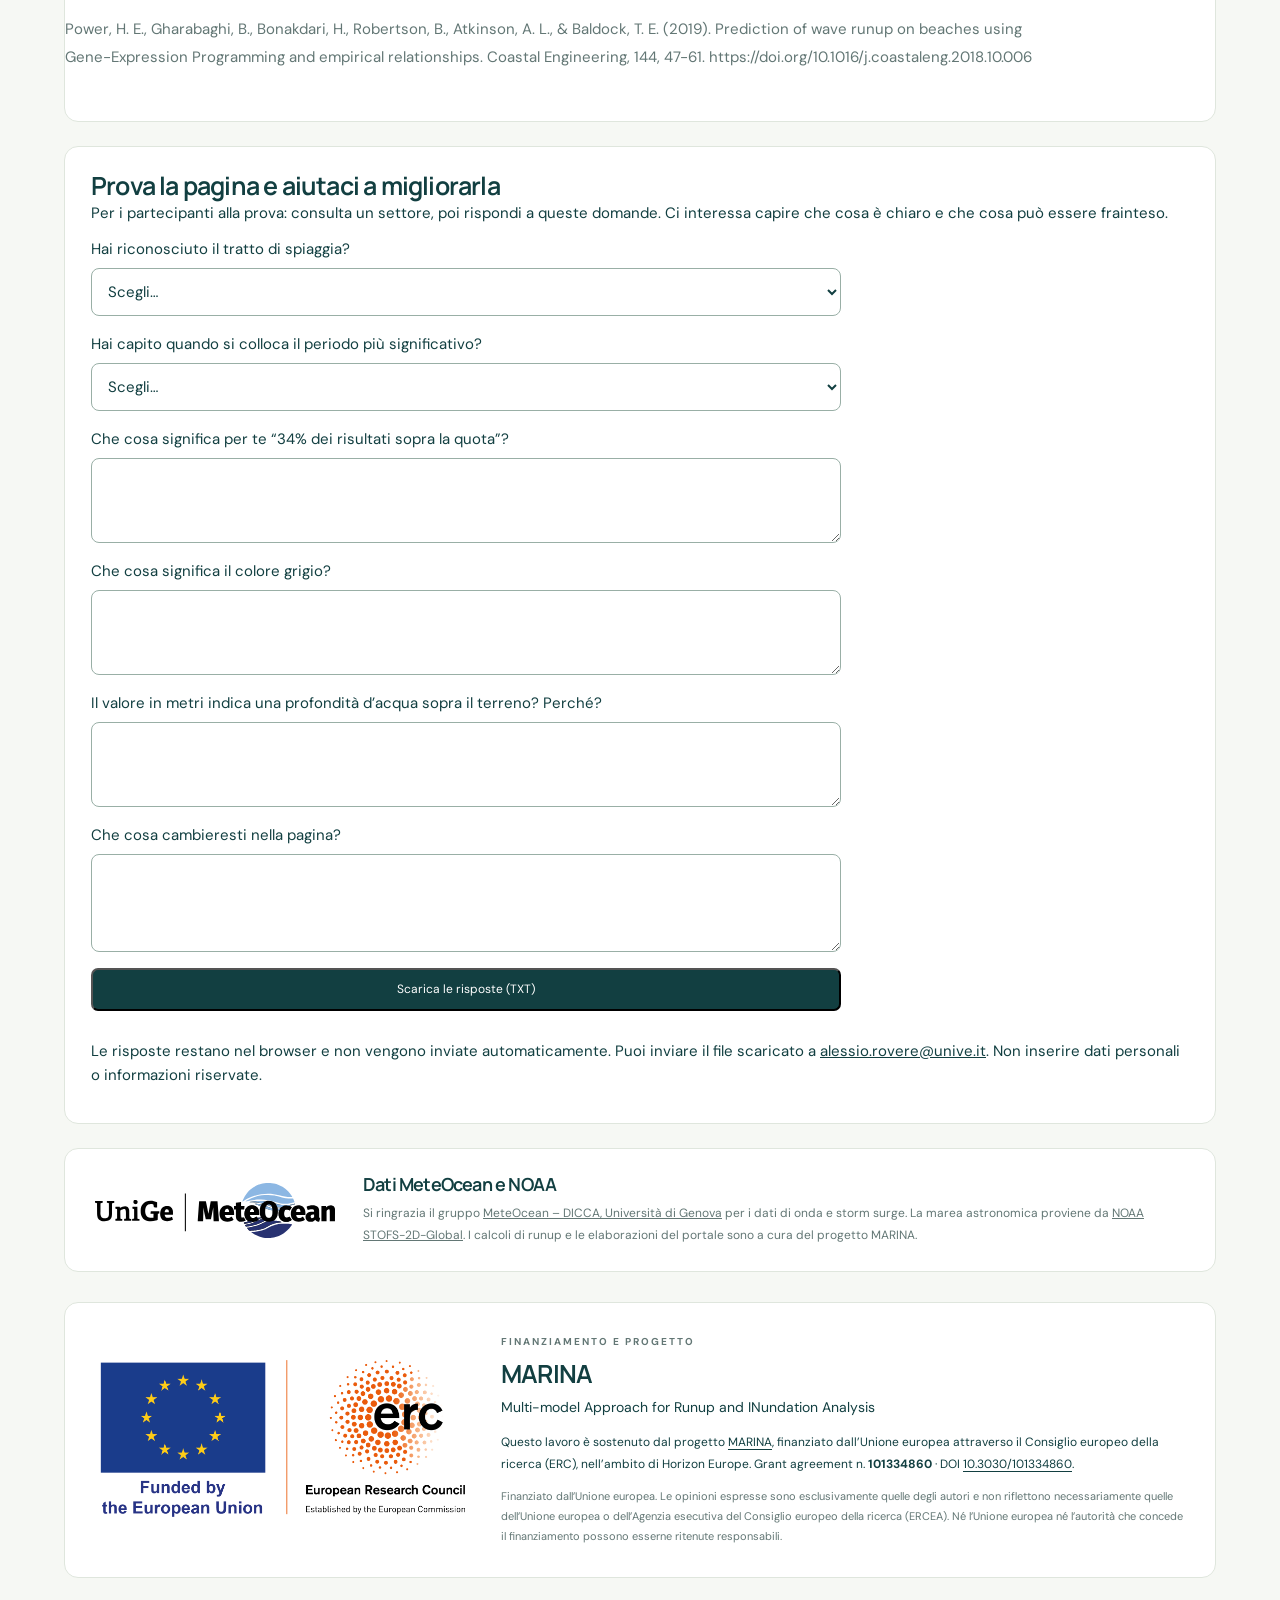
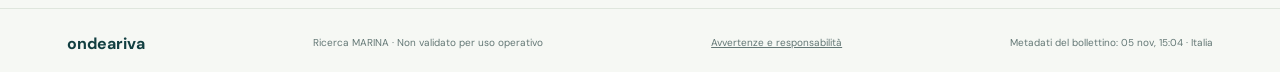
<file: forecast_site/metodo.html>
<!doctype html>
<html lang="it">
<head>
  <meta charset="utf-8">
  <meta name="viewport" content="width=device-width, initial-scale=1">
  <meta name="description" content="Elaborazioni sperimentali di ricerca su onde, runup e livello totale dell’acqua. Progetto MARINA: risultati non validati per uso operativo.">
  <title>Dati, metodo e limiti · Onde a riva</title>
  <link rel="icon" href="icon.svg" type="image/svg+xml">
  <link rel="stylesheet" href="styles.css?v=20261127-research-v1">
  <script defer src="beach-profile.js?v=20261127-research-v1"></script>
  <script defer src="reader.js?v=20261127-research-v1"></script>
  <script defer src="app.js?v=20261127-research-v1"></script>
</head>
<body data-page="method">
  <a class="skip" href="#main">Vai al contenuto</a>
  <header class="topbar">
    <a class="brand" href="./" aria-label="Onde a riva, selezione località"><img src="icon.svg" alt="" width="36" height="36"><span>onde<span class="brand-light">a</span>riva</span></a>
    <div class="top-meta"><span class="dot"></span> Mediterraneo <span class="divider">/</span> Prototipo di ricerca</div>
  </header>
  <main id="main">
    <aside id="experimental-disclaimer" class="experimental-disclaimer" aria-labelledby="experimental-title">
      <p class="eyebrow warning-label"><svg class="warning-icon" viewBox="0 0 24 24" width="17" height="17" fill="none" stroke="currentColor" stroke-width="1.8" stroke-linecap="round" stroke-linejoin="round" aria-hidden="true" focusable="false"><path d="M12 3 2 21h20L12 3Z"/><path d="M12 9v4.5"/><circle cx="12" cy="17" r=".8" fill="currentColor" stroke="none"/></svg><span>Attenzione</span></p>
      <h2 id="experimental-title">Prototipo di ricerca — non validato per uso operativo</h2>
      <p>Onde a riva è uno strumento sperimentale di ricerca del progetto MARINA. Presenta elaborazioni modellistiche non validate per uso operativo. <strong>I risultati non devono essere utilizzati per previsioni operative, allerte, valutazioni di sicurezza, progettazione o decisioni gestionali.</strong> Per informazioni operative consultare i servizi ufficiali competenti. <a href="disclaimer.html">Leggi le avvertenze e le condizioni d’uso complete</a>.</p>
    </aside>
<a id="method-return" class="back" href="./">← Tutte le località</a><div class="method-heading"><p class="eyebrow">COME SONO OTTENUTI I RISULTATI</p><h1>Dati, metodo e limiti</h1><p>Una guida comune a tutte le località: colori, onde e modelli, riferimenti delle quote e confronto con il passato.</p></div>
<nav class="method-nav" aria-label="Indice della guida"><a href="#guida-rapida">Guida in un minuto</a><a href="#colori">Colori e percentuali</a><a href="#direzione">Direzione delle onde</a><a href="#modelli">Calcolo del runup</a><a href="#zero">Riferimento delle quote</a><a href="#storico">ERA5 e tempi di ritorno</a><a href="#parametri">Parametri delle località</a><a href="#fonti">Fonti scientifiche</a></nav>
<section id="guida-rapida" class="panel quick-guide"><h2>Come leggere una pagina in un minuto</h2><ol><li><strong>Scegli il tratto di spiaggia.</strong> Il settore selezionato ha le proprie quote e pendenze.</li><li><strong>Leggi la sintesi e gli orari.</strong> Riassumono il confronto dei risultati con le quote delle strutture.</li><li><strong>Scegli un giorno.</strong> Sintesi, valori, grafici e mappa si riferiscono alla data selezionata. Il sito mostra inizialmente le ore ancora future; il bollettino scaricato fotografa le 96 ore dell’elaborazione.</li><li><strong>Distingui quota e profondità.</strong> Il livello dell’acqua e la quota della struttura sono riferiti allo stesso zero; non indicano uno spessore d’acqua sulla spiaggia.</li><li><strong>Leggi il limite del confronto.</strong> La percentuale non è una probabilità di allagamento. Il grigio indica una direzione diversa da quelle di esposizione, non condizioni sicure.</li></ol><img class="guide-figure" src="assets/leggere-quote.svg" alt="Schema illustrativo di quota dell’acqua, quota di una struttura e zero di riferimento"><p>Le elaborazioni sono sperimentali. Per informazioni operative rivolgersi ai servizi ufficiali competenti.</p></section>
<section id="colori" class="panel method-section"><p class="eyebrow">TENDENZA E GIORNATE</p><h2>Filtro dei risultati, colori e percentuali</h2>
<p>Per ogni località e ora si raccolgono tutti i risultati modello × pendenza. Si calcolano media μ e deviazione standard della popolazione σ (<em>ddof = 0</em>) sui risultati finiti, poi si escludono quelli strettamente esterni a <strong>μ ±3σ</strong>. I valori esattamente sui limiti restano inclusi. Il filtro viene applicato una sola volta: non viene ripetuto dopo l’esclusione. Con un solo valore o σ = 0 si conservano tutti i risultati.</p>
<p>Media, percentili e percentuale di superamento vengono ricalcolati sui soli risultati conservati. Non si confrontano ore diverse fra loro: il filtro non elimina una mareggiata perché più alta delle altre ore. Le formule dei modelli empirici restano invariate.</p>
<p><strong>I risultati grezzi restano nel CSV</strong>, compresi gli esclusi, con la colonna <code>included_in_summary</code>. Il bollettino registra il numero originale, quello conservato, il numero di esclusi, la media e σ usate nel filtro. Minimo e massimo restano nei metadati per compatibilità e verifica, ma non entrano nelle categorie né sono rappresentati nella pagina TWL.</p>
<p>Il filtro è una scelta descrittiva per limitare l’influenza dei valori lontani dalla media: <strong>non dimostra che gli esclusi siano errati o meno probabili</strong>, non valida i modelli e non è un test di affidabilità. La forma della distribuzione influenza l’identificazione dei valori anomali. Vedi la <a href="https://www.itl.nist.gov/div898/handbook/eda/section3/eda35h.htm" target="_blank" rel="noopener">guida NIST sugli outlier</a>.</p>
<p>La tendenza confronta i percentili filtrati con la quota dei <strong>chioschi e delle strutture fisse</strong>, attualmente 1,1 m. Ogni giornata usa la stessa scala sulle proprie ore; le schede delle strutture la applicano alla propria quota.</p>
<div class="method-color-list">
<p class="impact-white"><span class="impact-swatch"></span><strong>Bianco.</strong> P95 ≤ quota: il 95° percentile non supera la quota. Questo non significa che ogni singolo risultato sia inferiore alla quota.</p>
<p class="impact-yellow"><span class="impact-swatch"></span><strong>Giallo.</strong> P75 ≤ quota &lt; P95: la supera il 95° percentile, ma non il 75°.</p>
<p class="impact-orange"><span class="impact-swatch"></span><strong>Arancione.</strong> Quota &lt; P75: anche il 75° percentile supera la quota.</p>
<p class="impact-gray"><span class="impact-swatch"></span><strong>Grigio.</strong> Onde non frontali: la categoria numerica non viene applicata a quelle ore.</p></div>
<p>Media e massimo non determinano il colore. Si usano i percentili con interpolazione lineare e un superamento strettamente maggiore della quota. Non si assegnano verde e rosso alla scala numerica.</p>
<p>La categoria del periodo è la più alta tra le <strong>ore con onde frontali</strong> e confronto valido. Non si usa la sola direzione all’ora delle onde più alte: se la direzione cambia, le altre ore restano valutate. Se non vi sono ore frontali valide ma soltanto ore non frontali, il riepilogo è grigio. Direzione mancante, mare calmo e dati insufficienti non vengono scambiati con onde non frontali o con un bianco rassicurante.</p>
<p><strong>Il grigio non significa assenza di impatti.</strong> Non è una correzione fisica del runup; rifrazione, diffrazione e riparo non sono simulati. Marea e sovralzo possono restare rilevanti anche con onde non frontali. Il grafico TWL interrompe curve e fasce in quelle ore; anche profilo, quote di sintesi e mappe le escludono. Onde al largo, marea e surge restano visibili.</p>
<p>Le finestre riportano solo ore consecutive con <strong>P95 sopra quota e onde frontali</strong>. Ore mancanti, non frontali o senza superamento del P95 le interrompono. Per le strutture estive resta distinta la stagione non definita da quella non attiva.</p>
<p>Le percentuali contano i calcoli modello × pendenza conservati nel filtro, non i soli modelli distinti e non una probabilità di allagamento. Le fasce 5°–95° e 25°–75° del grafico contengono il 90% e il 50% centrale dei risultati filtrati: non sono intervalli di probabilità della previsione. I vecchi bollettini privi del filtro non ricevono le nuove categorie e non sono presentati come filtrati.</p></section>
<section id="direzione" class="panel method-section"><h2>Direzione delle onde e rappresentazione del periodo</h2>
<p>La direzione indica <strong>da dove arrivano</strong> le onde: 0° è Nord, 90° Est, 180° Sud e 270° Ovest. Il confronto usa le direzioni rivolte verso la costa scelte nel notebook per ciascuna spiaggia.</p>
<p><span class="direction-badge direction-away">Verde · onde non frontali</span> La provenienza è esterna alle direzioni scelte. L’effetto a riva potrebbe essere minore, ma questa indicazione non esclude onde sulla spiaggia.</p>
<p><span class="direction-badge direction-toward">Arancione · onde verso la costa</span> La provenienza rientra nei settori scelti. “Frontale” li riassume e non indica una perpendicolarità geometrica esatta. Il grigio indica un confronto non disponibile, anche in caso di mare calmo o dati mancanti.</p>
<p>Il riepilogo usa la direzione dell’ora con le onde più alte, che può differire dall’ora del TWL massimo. Il grafico mostra ciascuna ora. I colori della direzione e della tendenza hanno significati distinti.</p>
<p><strong>Runup e TWL non sono corretti in base alla direzione.</strong> I settori non simulano rifrazione, diffrazione, riparo o trasformazione delle onde verso riva e non garantiscono assenza di onde o di impatti.</p>
<p>La linea del periodo Tp è raccordata visivamente con PCHIP. I valori ai campioni orari, nei CSV e usati nei calcoli restano originali. Il tooltip distingue i campioni orari dai punti interpolati, che servono solo al disegno: non sono nuove previsioni e non collegano dati mancanti.</p></section>
<section id="zero" class="panel method-section"><h2>Marea + Storm surge e riferimento delle quote</h2><p>Quando sono disponibili separatamente, marea astronomica, storm surge e loro somma sono mostrati in tre pannelli sullo stesso asse temporale e con la stessa scala verticale. Il passaggio sotto lo zero indica un livello inferiore al riferimento del modello, non un’assenza di acqua. La somma comprende il livello del mare; il TWL include anche la risalita delle onde.</p><p>La configurazione MeteOcean somma la <strong>marea astronomica NOAA STOFS-2D-Global (HTP)</strong> al <strong>surge MeteOcean</strong>, che esclude la marea. Il runup si calcola con Hs, Tp e direzione al picco del modello Wavewatch di MeteOcean. Gli orari dei CSV sono UTC; sul sito sono convertiti nell’ora italiana.</p><p><strong>Filtro del surge:</strong> prima della somma con la marea si applica una media mobile centrata di 6 ore al surge MeteOcean nativo, disponibile ogni 30 minuti. La media è pesata sul tempo, integrando linearmente fra i campioni. Ai bordi del file la finestra viene ridotta ai dati disponibili e rinormalizzata, senza estrapolazione; i vuoti nei dati fanno interrompere l’elaborazione. La durata effettiva della finestra è esportata per ogni campione. Il filtro attenua le oscillazioni rapide e può modificare valori e orari dei picchi: il surge filtrato entra nel TWL, nelle categorie, nei confronti con le quote delle strutture e nelle mappe. La marea NOAA e le formule del runup restano invariate. I CSV conservano il surge originale (<code>surge_raw_m</code>), quello filtrato (<code>surge_m</code>), la durata della finestra (<code>surge_filter_support_hours</code>) e il livello marea + surge originale (<code>water_level_raw_m</code>). Il download dedicato conserva tutti i campioni nativi ogni 30 minuti.</p><p><strong>Disegno delle curve:</strong> i grafici temporali usano PCHIP, un’interpolazione che conserva i campioni orari ed evita sovraelongazioni tra due campioni; non copre ore mancanti e non estrapola. Se l’interpolazione indipendente dei bordi delle fasce li fa incrociare, in quel tratto si usa l’interpolazione lineare. I punti interpolati sono solo grafici: massimi, date delle mappe e categorie sono calcolati sui valori orari.</p><p>Il surge è un’anomalia rispetto al livello medio mare, come confermato dal fornitore. La documentazione NOAA riferisce le altezze a MSL; i metadati NetCDF mantengono un nome generico “above geoid”. Il raccordo con lo zero dei rilievi locali resta provvisorio: non si trasferisce a MeteOcean la correzione storica Copernicus e non si sottrae la media del periodo previsto.</p><p>Le righe seguenti descrivono <strong>l’alternativa Copernicus</strong>, mantenuta riattivabile.</p>
<p>Il grafico usa il livello complessivo Copernicus: comprende la marea e la risposta atmosferica e oceanografica del modello. Il titolo “Marea + Storm surge” riassume questi contributi; non viene isolato un sovralzo meteorologico puro né aggiunta una seconda marea.</p>
<p>Lo zero è il riferimento fisso dichiarato per la località, con l’eventuale correzione di quota. −0,20 m significa acqua 20 cm sotto quel riferimento. Non corrisponde automaticamente al livello medio mare misurato sulla spiaggia. Il TWL somma questo livello al contributo delle onde.</p>
<p>Quando è configurato un riferimento storico si usa la media di un intero anno Copernicus, nella stessa cella e versione del dataset: per Borghetto il 2025. Altre località possono usare la superficie media dinamica (MDT), indicata come provvisoria, oppure un livello costante dichiarato.</p>
<p>Non si sottrae la media dei quattro giorni: il riferimento delle quote deve restare fisso a ogni aggiornamento. <strong>Il raccordo con il livello medio mare locale e le quote delle strutture resta da verificare.</strong> I valori di ciascuna località sono riportati nei parametri.</p></section>
<section id="storico" class="panel method-section"><h2>ERA5 e tempi di ritorno</h2>
<p>Le linee “Onde alte” e “Onde molto alte” sono il 95° e 99° percentile storico: altezze superate rispettivamente in circa 5 ore e 1 ora su 100 nella serie ERA5, considerando tutte le stagioni e direzioni. Per serie non orarie si parla di campioni. Ore consecutive possono appartenere alla stessa mareggiata: la frequenza delle ore non è quella degli eventi.</p>
<p>Il grafico degli estremi usa una <strong>Gumbel stimata per massima verosimiglianza sui massimi annuali di ciascun settore</strong>. Il settore iniziale corrisponde all’altezza massima nel periodo; un altro settore mostra il suo picco. Si calcola un massimo separato per settore e anno UTC con copertura oraria completa: non si suddividono i soli massimi annuali globali.</p>
<p>Gli anni senza onde del settore non vengono rimossi silenziosamente. I settori statistici sono separati da quelli di esposizione; inizio incluso e fine esclusa. Una serie insufficiente non riceve un fit.</p>
<p><strong>T = 1 / P(massimo annuale del settore &gt; Hs).</strong> I punti storici usano (n + 1) / rango. La fascia al 95% deriva dal bootstrap degli anni; il numero di anni e ricampionamenti è riportato nei parametri della località.</p>
<p>Gumbel è un’ipotesi da verificare: i massimi sono assunti indipendenti e stazionari. Oltre la durata della serie la curva è un’estrapolazione, tratteggiata. La fascia non comprende l’incertezza della previsione, le differenze fra ERA5 e il modello di onda usato nella previsione o la trasformazione verso riva; non si applica una correzione dei bias fra i prodotti.</p>
<p><strong>Il tempo di ritorno riguarda le onde al largo, non gli allagamenti.</strong> Non indica una ripetizione a intervalli regolari e non è una stima operativa del rischio.</p></section>
<section id="mappe" class="panel method-section"><h2>Settori di spiaggia e mappe potenziali</h2>
<p>Un’area può essere suddivisa in settori costieri, con transetti, pendenze e strutture esposte specifici. Direzioni di esposizione, onde al largo, marea, surge e riferimento storico restano comuni all’area. Senza suddivisione la spiaggia viene rappresentata come prima. Il filtro ±3σ e i percentili sono ricalcolati per settore e ora, senza modificare le formule dei modelli.</p>
<p>Le pendenze possono essere usate direttamente oppure campionate con Monte Carlo, separatamente per settore: una distribuzione normale usa media e deviazione standard delle misure ed è limitata al minimo e massimo osservati. I campioni sono salvati e riutilizzati nelle previsioni. Con un solo valore distinto si usa una pendenza fissa. Questo rappresenta un’ipotesi sulla variabilità della spiaggia, non nuove misure né probabilità di allagamento. Metodo e parametri sono riportati sotto.</p>
<p>La cartografia è facoltativa. Il DEM deve avere quote in metri raccordate al riferimento del TWL; l’ortofotomosaico georeferenziato è soltanto lo sfondo. Se manca, si mostra il DEM con una scala di colori e la legenda delle quote; dove mancano quote rimane OpenStreetMap. I colori del DEM non modificano le quote usate nel calcolo. Crediti, data e licenza del rilievo sono indicati accanto alla mappa.</p>
<p>Per ogni ora si sommano contributi contemporanei di runup, marea e surge. La vista iniziale usa il valore più alto, fra le ore idonee nelle 96 ore, della media dei risultati filtrati dei modelli: è una media fra risultati nell’ora più intensa, non una media temporale. La seconda vista usa il valore più alto del 75° percentile, limite superiore della fascia centrale che contiene il 50% dei risultati (dal 25° al 75° percentile). Non è il massimo assoluto dei modelli. Ogni vista ha la propria data e fascia oraria, indicate sopra e dentro la mappa; eventuali picchi uguali in ore diverse sono riportati come finestre separate. Non si sommano contributi avvenuti in ore diverse. L’inviluppo resta riferito a quel periodo fisso, indicato sulla mappa, anche quando i grafici mostrano soltanto le ore ancora future.</p>
<p>Il riempimento statico seleziona celle sotto la quota e collegate ai punti di avvio verso mare, con otto vicini, secondo il principio di <a href="https://grass.osgeo.org/grass-stable/manuals/r.lake.html">r.lake</a>. NoData è una barriera. Il calcolo usa l’intero DEM preparato e ritaglia soltanto l’immagine finale sul poligono del settore. I livelli sono uniformi per settore: non è simulata l’interazione idraulica tra settori.</p>
<p><strong>Il runup non è un livello persistente: le estensioni sono indicative, non una simulazione di allagamento né una previsione di profondità.</strong> Non sono rappresentati dissipazione nell’entroterra, durata, portate, infiltrazione o sormonto dinamico. La connessione statica può sovrastimare l’area raggiunta dopo il superamento di un ostacolo. Le due viste descrivono la sensibilità dei calcoli, non probabilità di inondazione. Il 75° percentile non è necessariamente maggiore della media per qualsiasi distribuzione dei risultati; le due viste sono selezionabili separatamente.</p>
<p>I download includono GeoJSON per le aree e i limiti semplificati, e KMZ con le due stime e le relative date per Google Earth. Il link diretto alla mappa apre l’ultima elaborazione disponibile: controllare sempre il periodo e gli orari, anche nei file salvati.</p>
<p>Le onde non sono trasformate verso costa: il profilo, le quote TWL di sintesi e le mappe usano soltanto le ore con onde nei settori di esposizione configurati. Le ore esterne o con direzione non verificata sono escluse da queste rappresentazioni, senza impostare le onde o il runup a zero. Se non restano ore idonee, la risalita e la mappa non vengono mostrate. DEM non aggiornati, ricampionamento, muri, edifici, varchi e vegetazione possono cambiare fortemente il risultato: verificare il terreno e le opere prima di interpretare l’estensione. Nessuna cella NoData viene riempita artificialmente.</p></section>
<section id="parametri" class="panel method-section"><h2>Parametri delle località</h2><div id="method-locations"><p>Caricamento dei parametri…</p></div></section>
    <section id="modelli" class="panel method-section methodology">
      <h2>Dal dato offshore al runup</h2>
      <div class="method-grid"><div><h3>Onde e modelli</h3>
        <p>Le caratteristiche delle onde provengono dai flussi MeteOcean della località; Copernicus Marine rimane disponibile come alternativa. Le pendenze della spiaggia e i modelli di runup restano gli stessi.</p>
        <p><strong>Hs</strong> è l’altezza significativa delle onde, in metri: è vicina alla media delle altezze del terzo più alto delle onde. Non è l’altezza massima: singole onde possono essere più alte.</p>
        <p><strong>Tp</strong> è il periodo di picco, in secondi: rappresenta l’intervallo caratteristico tra due creste consecutive delle onde dominanti. La <strong>direzione</strong> indica da dove arrivano le onde.</p>
        <p>Si utilizzano le <strong>pendenze della spiaggia misurate sul sito</strong>, cioè l’inclinazione del tratto su cui risalgono le onde. Dove le misure non sono ancora disponibili, i valori di esempio sono indicati come provvisori.</p>
        <p>I <strong>modelli empirici</strong> sono relazioni basate su osservazioni e misure sul campo: combinano altezza e periodo delle onde con la pendenza della spiaggia per stimare il <strong>runup</strong>, la risalita verticale dell’acqua sulla spiaggia dovuta alle onde.</p>
      </div><div><h3>Livello totale dell’acqua e limiti</h3>
        <p>Il <strong>TWL</strong> (<em>Total Water Level</em>) è il <strong>livello totale dell’acqua</strong> stimato rispetto al riferimento delle quote: si ottiene sommando il livello del mare al runup.</p>
        <p>Il <strong>livello del mare</strong> combina la <strong>marea astronomica NOAA</strong> con il <strong>surge MeteOcean</strong>. A questo livello si aggiunge la risalita delle onde sulla spiaggia. Nell’alternativa Copernicus si usa invece il suo livello complessivo, che include già la marea.</p>
        <p>Lo <strong>storm surge</strong>, o sovralzo meteorologico, è il contributo associato soprattutto a vento e pressione atmosferica. Con MeteOcean il surge è fornito separatamente e si aggiunge alla sola marea NOAA HTP, senza utilizzare il livello completo NOAA CWL. Con Copernicus si usa il suo livello complessivo senza aggiungere un secondo surge o una seconda marea.</p>
        <p>Il riferimento medio delle quote resta fisso, senza sottrarre la media dei giorni di previsione. Il raccordo con il livello medio mare locale, i punti di estrazione e le quote delle strutture richiedono verifica.</p>
        <p>I settori di esposizione definiscono le ore utilizzabili per profilo, sintesi TWL e mappe; il calcolo grezzo del runup resta invariato e consultabile nel CSV. Non viene simulata la propagazione delle onde verso riva. Le mappe mostrano un’estensione statica potenziale delle celle collegate al mare; non simulano il moto dell’acqua o la profondità di allagamento.</p>
      </div><div><h3>Stagioni e orari</h3><p>Le prime due soglie riguardano le strutture stagionali. Finché le date estive non sono definite, la loro applicabilità è indicata come da definire. Orari mostrati in Italia (Europe/Rome); file CSV in UTC.</p></div></div>
      <details id="fonti" open><summary>Fonti, modelli e riferimenti scientifici</summary><div id="references"><p>Configurazione MeteOcean: <a href="https://meteocean.science/">MeteOcean – UniGE</a>, onde Wavewatch e surge meteorologico. Marea astronomica: <a href="https://registry.opendata.aws/noaa-gestofs/">NOAA STOFS-2D-Global</a>, componente HTP, DOI <a href="https://doi.org/10.25923/ng4h-4b85">10.25923/ng4h-4b85</a>. La direzione MeteOcean è quella al picco (Dirp); il confronto ERA5 e l’alternativa Copernicus usano direzioni medie: questa differenza rimane un limite del confronto per settore.</p><p>Alternativa Copernicus: <a href="https://data.marine.copernicus.eu/product/MEDSEA_ANALYSISFORECAST_WAV_006_017/description" target="_blank" rel="noopener">Mediterranean Sea Waves Analysis and Forecast</a>, DOI <a href="https://doi.org/10.48670/mds-00373" target="_blank" rel="noopener">10.48670/mds-00373</a>. Generated using E.U. Copernicus Marine Service Information.</p><p>Livello marino nell’alternativa Copernicus: <a href="https://data.marine.copernicus.eu/product/MEDSEA_ANALYSISFORECAST_PHY_006_013/description" target="_blank" rel="noopener">Mediterranean Sea Physics Analysis and Forecast</a>, DOI <a href="https://doi.org/10.48670/mds-00359">10.48670/mds-00359</a>. Climatologia, quando disponibile: <a href="https://doi.org/10.24381/1cf1ad76">ERA5 hourly time-series</a>. I percentili descrivono tutte le ore della serie storica. I tempi di ritorno, quando disponibili, sono invece stimati con una Gumbel dei massimi annuali per settore di provenienza, usando <a href="https://docs.scipy.org/doc/scipy/reference/generated/scipy.stats.gumbel_r.html" target="_blank" rel="noopener">SciPy</a>. I due confronti hanno significati diversi.</p><p>Calcoli basati su <a href="https://github.com/chrisleaman/py-wave-runup" target="_blank" rel="noopener">py-wave-runup</a>. Il modello Passarella restituisce l’escursione di swash, mantenuta come nel confronto originale del progetto; le uscite dei modelli non sono tutte equivalenti a R₂.</p><p>Definizione dei parametri delle onde: <a href="https://help.marine.copernicus.eu/en/articles/6175153-how-to-describe-wave-height-period-and-direction-parameters" target="_blank" rel="noopener">guida Copernicus Marine ad altezza, periodo e direzione</a>. Livello del mare e componenti di marea: <a href="https://documentation.marine.copernicus.eu/PUM/CMEMS-MED-PUM-006-013.pdf" target="_blank" rel="noopener">manuale del prodotto fisico mediterraneo</a>.</p><div id="model-references"><p>Stockdon, H. F., Holman, R. A., Howd, P. A., &amp; Sallenger, A. H. (2006). Empirical parameterization of setup, swash, and runup. Coastal Engineering, 53(7), 573-588. https://doi.org/10.1016/j.coastaleng.2005.12.005</p><p>Vousdoukas, M. I., Wziatek, D., &amp; Almeida, L. P. (2012). Coastal vulnerability assessment based on video wave run-up observations at a mesotidal, steep-sloped beach. Ocean Dynamics, 62, 123-137. https://doi.org/10.1007/s10236-011-0480-x</p><p>Holman, R. A. (1986). Extreme value statistics for wave run-up on a natural beach. Coastal Engineering, 9, 527-544. https://doi.org/10.1016/0378-3839(86)90002-5</p><p>Nielsen, P. (2009). Coastal and Estuarine Processes. World Scientific.</p><p>Ruggiero, P., Komar, P. D., McDougal, W. G., Marra, J. J., &amp; Beach, R. A. (2001). Wave runup, extreme water levels and the erosion of properties backing beaches. Journal of Coastal Research, 17, 407-419.</p><p>Atkinson, A. L., Power, H. E., Moura, T., Hammond, T., Callaghan, D. P., &amp; Baldock, T. E. (2017). Assessment of runup predictions by empirical models on non-truncated beaches on the south-east Australian coast. Coastal Engineering, 119, 15-31. https://doi.org/10.1016/j.coastaleng.2016.10.001</p><p>Senechal, N., Coco, G., Bryan, K. R., &amp; Holman, R. A. (2011). Wave runup during extreme storm conditions. Journal of Geophysical Research, 116. https://doi.org/10.1029/2010JC006819</p><p>Passarella, M., Goldstein, E. B., De Muro, S., &amp; Coco, G. (2018). The use of genetic programming to develop a predictor of swash excursion on sandy beaches. Natural Hazards and Earth System Sciences, 18, 599-611. https://doi.org/10.5194/nhess-18-599-2018</p><p>Beuzen, T., Goldstein, E. B., &amp; Splinter, K. D. (2019). Ensemble models from machine learning: an example of wave runup and coastal dune erosion. Natural Hazards and Earth System Sciences, 19, 2295-2309. https://doi.org/10.5194/nhess-19-2295-2019</p><p>Power, H. E., Gharabaghi, B., Bonakdari, H., Robertson, B., Atkinson, A. L., &amp; Baldock, T. E. (2019). Prediction of wave runup on beaches using Gene-Expression Programming and empirical relationships. Coastal Engineering, 144, 47-61. https://doi.org/10.1016/j.coastaleng.2018.10.006</p></div></div></details>
    </section>
<section id="prova-servizio" class="panel reader-feedback"><h2>Prova la pagina e aiutaci a migliorarla</h2><p>Per i partecipanti alla prova: consulta un settore, poi rispondi a queste domande. Ci interessa capire che cosa è chiaro e che cosa può essere frainteso.</p><form id="reader-feedback-form" class="feedback-form"><label>Hai riconosciuto il tratto di spiaggia?<select name="settore"><option value="">Scegli…</option><option>Sì</option><option>Con difficoltà</option><option>No</option></select></label><label>Hai capito quando si colloca il periodo più significativo?<select name="orari"><option value="">Scegli…</option><option>Sì</option><option>Con difficoltà</option><option>No</option></select></label><label>Che cosa significa per te “34% dei risultati sopra la quota”?<textarea name="percentuale" maxlength="1000" rows="2"></textarea></label><label>Che cosa significa il colore grigio?<textarea name="grigio" maxlength="1000" rows="2"></textarea></label><label>Il valore in metri indica una profondità d’acqua sopra il terreno? Perché?<textarea name="quota" maxlength="1000" rows="2"></textarea></label><label>Che cosa cambieresti nella pagina?<textarea name="suggerimenti" maxlength="1500" rows="3"></textarea></label><button type="button" id="download-feedback" class="button">Scarica le risposte (TXT)</button><p id="feedback-status" role="status"></p></form><p>Le risposte restano nel browser e non vengono inviate automaticamente. Puoi inviare il file scaricato a <a href="mailto:alessio.rovere@unive.it">alessio.rovere@unive.it</a>. Non inserire dati personali o informazioni riservate.</p></section>
    <section id="data-sources" class="data-credit" aria-label="Ringraziamento ai fornitori dei dati">
      <a href="https://meteocean.science/" target="_blank" rel="noopener"><img src="assets/meteocean-unige.svg" width="2284" height="521" alt="MeteOcean — Università di Genova"></a>
      <div><h2>Dati MeteOcean e NOAA</h2><p>Si ringrazia il gruppo <a href="https://meteocean.science/" target="_blank" rel="noopener">MeteOcean – DICCA, Università di Genova</a> per i dati di onda e storm surge. La marea astronomica proviene da <a href="https://registry.opendata.aws/noaa-gestofs/" target="_blank" rel="noopener">NOAA STOFS-2D-Global</a>. I calcoli di runup e le elaborazioni del portale sono a cura del progetto MARINA.</p></div>
    </section>
    <section id="funding" class="funding" aria-labelledby="funding-title">
      <div class="funding-identity">
        <a href="https://erc.europa.eu/support/logos" target="_blank" rel="noopener"><img src="assets/eu-erc-horizon-europe.png" width="2907" height="1252" alt="Finanziato dall’Unione europea — European Research Council (ERC)"></a>
      </div>
      <div class="funding-copy">
        <p class="eyebrow">FINANZIAMENTO E PROGETTO</p>
        <h2 id="funding-title">MARINA</h2>
        <p class="funding-project">Multi-model Approach for Runup and INundation Analysis</p>
        <p>Questo lavoro è sostenuto dal progetto <a href="https://cordis.europa.eu/project/id/101334860/it" target="_blank" rel="noopener">MARINA</a>, finanziato dall’Unione europea attraverso il Consiglio europeo della ricerca (ERC), nell’ambito di Horizon Europe. Grant agreement n. <strong>101334860</strong> · DOI <a href="https://doi.org/10.3030/101334860" target="_blank" rel="noopener">10.3030/101334860</a>.</p>
        <p class="funding-disclaimer">Finanziato dall’Unione europea. Le opinioni espresse sono esclusivamente quelle degli autori e non riflettono necessariamente quelle dell’Unione europea o dell’Agenzia esecutiva del Consiglio europeo della ricerca (ERCEA). Né l’Unione europea né l’autorità che concede il finanziamento possono esserne ritenute responsabili.</p>
      </div>
    </section>
  </main><footer><a class="footer-brand" href="./">ondeariva</a><span>Ricerca MARINA · Non validato per uso operativo</span><a href="disclaimer.html">Avvertenze e responsabilità</a><span id="updated"></span></footer></body></html>
</file>
<file: forecast_site/styles.css>
@import url('https://fonts.googleapis.com/css2?family=DM+Sans:wght@400;500;600;700&family=Manrope:wght@400;500;600;650;700;800&display=swap');
:root{--ink:#123f41;--muted:#637775;--paper:#f6f8f4;--line:#dfe6dd;--accent:#d3edb6;--white:#fff;--orange:#bd5c34}
*{box-sizing:border-box}body{margin:0;background:var(--paper);color:var(--ink);font-family:'DM Sans',Arial,sans-serif;font-size:15px;line-height:1.6}a{color:inherit}button,a{-webkit-tap-highlight-color:transparent}button{font:inherit}a:focus-visible,button:focus-visible,summary:focus-visible{outline:3px solid #bc6a28;outline-offset:5px}[hidden]{display:none!important}.topbar{height:88px;margin:0 5.2%;border-bottom:1px solid var(--line);display:flex;align-items:center;justify-content:space-between}.brand{display:flex;align-items:center;gap:11px;text-decoration:none;font-family:Manrope,sans-serif;font-weight:800;font-size:26px;letter-spacing:-1.3px}.brand-light{font-weight:400}.top-meta{display:flex;align-items:center;gap:10px;font-size:12px}.dot{width:7px;height:7px;background:#7fa970;border-radius:50%}.divider{padding:0 8px;color:#aab9b0}main{max-width:1300px;margin:0 auto;padding:24px 5% 0}.notice{border-radius:9px;padding:12px 18px;background:#e7eddf;color:#354d3d;font-size:13px;line-height:1.6}.notice.demo,.notice.error{background:#fff0d9;color:#795023;border:1px solid #eed7b2}.notice.error{color:#813c31}.eyebrow{font-size:10px;font-weight:700;letter-spacing:2px;margin:0 0 11px;color:var(--muted)}h1,h2,h3{font-family:Manrope,Arial,sans-serif;line-height:1.22}h1{font-size:clamp(35px,4.7vw,65px);font-weight:650;letter-spacing:-3px;margin:0}h2{font-size:25px;font-weight:650;letter-spacing:-.8px;margin:0}h3{font-size:17px;margin:0 0 10px;font-weight:650}p{margin:0 0 12px}.hero{padding:57px 0 52px;position:relative;overflow:hidden}.hero:after{content:'≈';font-family:Georgia,serif;position:absolute;right:2%;top:-85px;font-size:380px;font-weight:400;line-height:1;color:#e4ebdf;z-index:-1;transform:rotate(-12deg)}.hero h1 span{color:#76937c}.intro{color:var(--muted);font-size:16px;margin:24px 0 20px;line-height:1.8}.hero-tags{display:flex;gap:8px;flex-wrap:wrap}.hero-tags span,.tag{font-size:10px;border:1px solid #ccd9c5;padding:5px 11px;border-radius:30px}.section-heading{display:flex;align-items:end;justify-content:space-between;margin:0 0 20px;gap:20px}.section-heading .muted{font-size:12px}.muted{color:var(--muted)}.explore-grid{display:grid;grid-template-columns:1.4fr 1fr;gap:20px}#map{height:390px;border:1px solid var(--line);border-radius:15px;overflow:hidden;background:#e2ebe2;z-index:0}.map-placeholder{padding:40px;text-align:center}.location-cards{display:grid;gap:15px}.location-card{border:1px solid var(--line);border-radius:15px;background:white;padding:25px 27px;text-decoration:none;display:flex;flex-direction:column;justify-content:space-between;transition:transform .15s,border-color .15s}.location-card:hover{transform:translateY(-3px);border-color:#9cbba2}.location-card .card-top{display:flex;justify-content:space-between;align-items:center}.card-index{font-size:10px;color:#8b9a8e;letter-spacing:2px}.card-arrow{background:var(--accent);height:31px;width:31px;display:grid;place-items:center;border-radius:50%;font-size:19px}.location-card h3{font-size:24px;letter-spacing:-1px;margin:15px 0 4px}.location-card p{font-size:12px;color:var(--muted)}.card-bottom{font-size:11px;border-top:1px solid var(--line);padding-top:12px;margin-top:15px;display:flex;justify-content:space-between;gap:10px}.method-strip{display:flex;align-items:center;gap:25px;padding:26px 0;margin:35px 0 55px;border-top:1px solid var(--line);border-bottom:1px solid var(--line)}.section-number{font-size:22px;font-weight:500;color:#88a38a;white-space:nowrap}.method-strip div{max-width:650px}.method-strip h3{font-size:15px}.method-strip p{font-size:12px;color:var(--muted);margin:0}.method-strip a{margin-left:auto;white-space:nowrap;font-size:12px;text-underline-offset:5px}.back{display:inline-block;text-decoration:none;margin:30px 0 23px;font-size:12px}.detail-heading{display:flex;justify-content:space-between;align-items:center;gap:20px;margin-bottom:22px}.detail-heading h1{font-size:43px;letter-spacing:-2px}.detail-heading p.muted{font-size:12px;margin-top:11px}.button{border-radius:7px;background:var(--ink);color:white;text-decoration:none;padding:10px 17px;font-size:12px;white-space:nowrap}.assumption{display:flex;align-items:baseline;gap:16px;padding:15px 19px;border:1px solid #e6d2ae;border-radius:9px;background:#fff5e5;font-size:12px;margin-bottom:22px}.assumption strong{white-space:nowrap}.metrics{display:grid;grid-template-columns:repeat(3,1fr);gap:15px;margin:0 0 24px}.metric{background:white;border:1px solid var(--line);border-radius:11px;padding:20px 23px}.metric-label{font-size:11px;color:var(--muted)}.metric-value{font-family:Manrope,sans-serif;font-size:33px;font-weight:650;line-height:1.4;letter-spacing:-1px}.metric-value small{font-size:14px;letter-spacing:0}.metric-note{font-size:10px;color:var(--muted)}.panel{background:white;border:1px solid var(--line);border-radius:14px;padding:24px 26px;margin-bottom:24px}.panel-heading{display:flex;justify-content:space-between;align-items:center;gap:20px}.panel-heading h2{font-size:22px}.panel-heading .eyebrow{font-size:9px}.small{font-size:10px}.chart-caption{font-size:11px;line-height:1.8;color:var(--muted);margin-top:14px;max-width:950px}.chart{height:365px;width:100%}.daily-grid{display:grid;grid-template-columns:repeat(auto-fit,minmax(165px,1fr));gap:12px;margin-bottom:27px}.day-card{border:1px solid var(--line);border-radius:10px;background:white;padding:18px}.day-card h3{font-size:12px;text-transform:capitalize;color:var(--muted)}.day-max{font-size:26px;font-weight:600;letter-spacing:-1px}.day-card p{font-size:10px;color:var(--muted);margin-top:8px}.day-strip{height:4px;background:#b2c7a5;border-radius:4px;margin-top:14px}.threshold-row{display:grid;grid-template-columns:70px 1fr 145px;gap:18px;padding:20px 0;border-top:1px solid var(--line);align-items:center}.threshold-level{font-size:22px;font-family:Manrope,sans-serif;font-weight:650;letter-spacing:-.7px}.threshold-description{font-size:12px;font-weight:500}.threshold-season{font-size:10px;color:var(--muted);display:block;margin-top:4px}.threshold-stat{text-align:right;font-size:11px}.threshold-stat strong{display:block;font-size:22px;font-weight:600}.fraction-bar{height:4px;border-radius:3px;background:#e9eee5;margin-top:7px}.fraction-bar span{display:block;height:100%;border-radius:3px;background:#b36d45}.event-title{font-size:12px;margin:20px 0 10px}.events-wrap{max-height:280px;overflow:auto}.events-table{width:100%;border-collapse:collapse;font-size:11px;text-align:left}.events-table th,.events-table td{padding:10px 8px;border-bottom:1px solid var(--line)}.events-table th{font-weight:500;color:var(--muted);position:sticky;top:0;background:white}details summary{cursor:pointer;font-size:13px;font-weight:600}details[open] summary{margin-bottom:20px}#parameters{font-size:12px;color:var(--muted)}#parameters dl{display:grid;grid-template-columns:160px 1fr;gap:10px}#parameters dt{font-weight:600;color:var(--ink)}#parameters dd{margin:0}.methodology{border-top:1px solid var(--line);padding:37px 0}.methodology>h2{margin-bottom:25px}.method-grid{display:grid;grid-template-columns:repeat(3,1fr);gap:35px}.method-grid h3{font-size:14px}.method-grid p{font-size:12px;color:var(--muted);line-height:1.9}.methodology details{margin-top:22px;border-top:1px solid var(--line);padding-top:20px}#references{font-size:11px;color:var(--muted)}#model-references p{margin-bottom:12px}footer{padding:22px 5.2%;margin-top:16px;border-top:1px solid var(--line);display:flex;align-items:center;justify-content:space-between;gap:20px;font-size:10px;color:var(--muted)}.footer-brand{font-size:16px;color:var(--ink);text-decoration:none;font-weight:700}.skip{position:absolute;left:-1000px}.skip:focus{left:10px;top:10px;background:white;padding:12px;z-index:1000}.leaflet-tooltip{font-family:inherit;font-size:12px;border:0;box-shadow:0 2px 12px #123f4120;padding:7px 12px}.map-pin{width:20px;height:20px;border-radius:50%;background:#194e4c;border:4px solid #d3edb6;box-shadow:0 0 0 5px #123f411c}.plotly .modebar{background:transparent!important}
@media(min-width:1500px){main{padding-left:40px;padding-right:40px}}@media(max-width:760px){.topbar{height:70px}.brand{font-size:22px}.top-meta{font-size:10px;gap:6px}.top-meta .divider{padding:0 1px}main{padding-top:16px}h1{letter-spacing:-1.6px}.hero{padding:40px 0 35px}.hero:after{font-size:230px;right:-10%;top:-30px}.intro{font-size:14px}.explore-grid{grid-template-columns:1fr}#map{height:300px}.location-cards{grid-template-columns:1fr 1fr}.location-card{padding:18px}.location-card h3{font-size:20px}.card-bottom{display:block}.card-bottom span{display:block}.section-heading{align-items:start}.section-heading>.muted{display:none}.method-strip{gap:15px;flex-wrap:wrap;margin-bottom:35px}.method-strip div{flex:1}.method-strip a{margin-left:64px}.detail-heading{align-items:start}.detail-heading h1{font-size:32px;letter-spacing:-1px}.button{font-size:10px;padding:8px 10px}.assumption{display:block}.assumption strong{display:block;margin-bottom:4px}.metrics{gap:8px}.metric{padding:15px 12px}.metric-value{font-size:26px}.metric-label{font-size:10px}.panel{padding:20px 15px}.panel-heading{align-items:start}.panel-heading h2{font-size:20px}.panel-heading>.small{max-width:95px;text-align:right}.chart{height:330px}.method-grid{grid-template-columns:1fr;gap:15px}.threshold-row{grid-template-columns:55px 1fr 85px;gap:10px}.threshold-level{font-size:19px}.threshold-description{font-size:11px}.threshold-stat{font-size:10px}.threshold-stat strong{font-size:19px}footer{flex-wrap:wrap}.daily-grid{grid-template-columns:repeat(2,1fr)}}@media(max-width:420px){.top-meta{max-width:150px;flex-wrap:wrap;justify-content:end;line-height:1.1}.location-cards{grid-template-columns:1fr}.detail-heading{display:block}.button{display:inline-block;margin-top:10px}.metric-value{font-size:22px}.metrics{grid-template-columns:1fr}.metric{display:grid;grid-template-columns:1fr auto;gap:3px}.metric-note{grid-column:1/-1}}
.outlook-panel{background:#eaf0e3;border-color:#cfdcc5}.outlook-panel h3{font-size:21px;margin:18px 0 8px}.outlook-panel p{font-size:13px;max-width:850px}.outlook-panel .small{font-size:11px;color:#637775}.threshold-key{display:grid;grid-template-columns:repeat(2,minmax(0,1fr));gap:10px 18px;margin:18px 0}.threshold-key>div{display:flex;gap:9px;align-items:center;font-size:11px}.threshold-key strong{white-space:nowrap}.threshold-swatch{display:block;flex:none;width:23px;border-top:2px dashed var(--threshold-color)}.impact-day{padding:20px;min-width:0}.impact-day h3{font-size:13px}.impact-day .day-impact{font-size:15px;font-weight:600;line-height:1.5;margin-bottom:12px}.impact-day p{font-size:11px;line-height:1.8}.day-time{font-size:12px;font-weight:600;color:#194e4c;margin-top:14px}.impact-day .day-range{border-top:1px solid #dfe6dd;padding-top:12px}.impact-day .season-note{background:#fff2de;border-radius:6px;padding:8px;color:#795023}#detail .daily-grid{grid-template-columns:repeat(auto-fit,minmax(230px,1fr))}.threshold-explained{display:grid;grid-template-columns:75px 1fr;gap:20px;border-top:1px solid var(--line);padding:22px 0}.threshold-explained h3{font-size:16px;margin-bottom:8px}.threshold-explained p{font-size:12px;color:var(--muted);line-height:1.8}.threshold-explained details{margin-top:12px}.threshold-explained summary{font-size:11px;font-weight:500;text-decoration:underline;text-underline-offset:3px}.threshold-explained details[open] summary{margin-bottom:10px}.climate-summary{background:#edf2e7;padding:19px 21px;border-radius:9px;margin-top:20px}.climate-summary h3{font-size:16px}.climate-summary p{font-size:12px;line-height:1.8}.climate-summary p:last-child{margin:0}#sealevel-chart{height:270px}@media(max-width:760px){.threshold-key{grid-template-columns:1fr}.threshold-explained{grid-template-columns:55px 1fr;gap:12px}.outlook-panel h3{font-size:18px}#detail .daily-grid{grid-template-columns:1fr}.climate-summary{padding:16px}.events-table{min-width:530px}}

/* Shared, persistent notices: visible on the home page and every location route. */
.experimental-disclaimer{border:1px solid #dfc09c;border-left:5px solid #99531f;border-radius:10px;background:#fff5e8;color:#58371f;padding:20px 23px;margin-bottom:18px}
.experimental-disclaimer .eyebrow{color:#815027;margin-bottom:7px}
.experimental-disclaimer .warning-label{display:flex;align-items:center;gap:8px}
.experimental-disclaimer .warning-icon{display:block;flex-shrink:0}
.experimental-disclaimer h2{font-size:19px;line-height:1.4;letter-spacing:-.3px;margin-bottom:10px}
.experimental-disclaimer .disclaimer-details summary{cursor:pointer;font-size:13px;font-weight:600;padding:4px 0}
.experimental-disclaimer .disclaimer-details[open] summary{margin-bottom:8px}
.experimental-disclaimer p:last-child{font-size:13px;line-height:1.8;margin:0;max-width:1100px}
.funding{display:grid;grid-template-columns:minmax(250px,370px) minmax(0,1fr);align-items:center;gap:36px;margin:0 0 30px;padding:30px;border:1px solid var(--line);border-radius:14px;background:#fff}
.funding-identity a{display:block}
.funding-identity img{display:block;width:100%;height:auto}
.funding h2{font-size:25px;margin:0 0 5px}
.funding-copy p{font-size:12px;line-height:1.8}
.funding-copy .eyebrow{font-size:10px;margin-bottom:8px}
.funding-copy .funding-project{font-size:14px;margin-bottom:12px}
.funding-copy .funding-disclaimer{font-size:11px;color:var(--muted);margin-bottom:0}
.funding-copy a{text-underline-offset:3px;overflow-wrap:anywhere}
@media(max-width:760px){.experimental-disclaimer{padding:17px}.experimental-disclaimer h2{font-size:17px}.experimental-disclaimer p:last-child{font-size:12px}.funding{grid-template-columns:1fr;gap:24px;padding:23px}.funding-identity{width:100%;max-width:370px}.funding-copy .funding-disclaimer{font-size:12px}}

.direction-summary{padding:19px 22px;margin-bottom:22px;background:#fff;border:1px solid var(--line);border-radius:11px}
.direction-summary h3{font-size:16px}.direction-summary p{font-size:12px;line-height:1.8}.direction-summary p:last-child{margin-bottom:0}
.impact-day .direction-day{border-top:1px solid var(--line);padding-top:10px;color:var(--ink)}
.climate-comparison{display:flex;align-items:center;gap:19px;margin:16px 0}.climate-comparison>strong{font-family:Manrope,Arial,sans-serif;font-size:32px;line-height:1.2;white-space:nowrap}
.climate-comparison>span{font-size:12px;color:var(--muted)}.climate-summary details{margin-top:16px}.climate-summary details p{font-size:12px;margin-top:12px}
.reference-explanation{font-size:12px;margin:14px 0}.reference-explanation p{font-size:12px;margin-top:12px;max-width:950px}
@media(max-width:760px){.direction-summary{padding:17px}.climate-comparison{gap:14px}.climate-comparison>strong{font-size:27px}}

.sector-selector{display:flex;flex-direction:column;gap:6px;font-size:12px;margin:18px 0;max-width:600px}.sector-selector select{font:inherit;padding:10px 12px;border:1px solid var(--line);border-radius:7px;background:#fff;color:var(--ink);width:100%}.extreme-peak{font-size:13px}.extreme-chart{height:390px}.extremes-method{font-size:12px;margin-top:18px}.extremes-method p{font-size:12px;line-height:1.8;margin-top:12px}

/* Period, days and structures share a comparison scale; direction is separate. */
.impact-white{--impact-bg:#fff;--impact-border:#b9c7c2;--impact-solid:#8a9b95}
.impact-yellow{--impact-bg:#fff3c4;--impact-border:#d4bd64;--impact-solid:#96731b}
.impact-orange{--impact-bg:#ffdfbd;--impact-border:#d29c65;--impact-solid:#ae5e29}
.impact-unavailable{--impact-bg:#edf0ef;--impact-border:#bac4c1;--impact-solid:#788c86}
.top-meta a{text-underline-offset:4px}
.outlook-panel{background:var(--impact-bg);border-color:var(--impact-border);padding:27px 29px}
.outlook-panel h2{font-size:28px}.outlook-panel h3{font-size:22px;max-width:620px;margin:13px 0}
.trend-content{display:grid;grid-template-columns:1.4fr 1fr;gap:35px;margin:23px 0}
.model-agreement{font-size:15px!important;line-height:1.7}.model-agreement strong{font-size:22px}.agreement-time{font-size:12px}
.trend-direction{padding-left:25px;border-left:1px solid var(--impact-border)}.trend-direction p{font-size:13px;margin-top:10px}.trend-direction .small{font-size:11px}
.impact-badge{display:inline-flex;align-items:center;gap:7px;font-size:10px;font-weight:700;border:1px solid var(--impact-border);border-radius:20px;padding:4px 10px;background:var(--impact-bg);white-space:nowrap;color:var(--ink)}
.impact-badge:before{content:'';width:8px;height:8px;border:1px solid var(--impact-solid);border-radius:50%;background:var(--impact-bg)}
.impact-legend{display:grid;grid-template-columns:repeat(4,minmax(0,1fr));gap:12px;margin-top:22px}.legend-item{display:flex;align-items:flex-start;gap:8px;font-size:10px;line-height:1.6}.legend-item strong{display:block;font-size:11px}
.impact-swatch{display:inline-block;width:19px;height:19px;flex:none;border:1px solid var(--impact-border);border-radius:5px;background:var(--impact-bg)}
.legend-note{font-size:11px!important;margin:14px 0 19px!important;line-height:1.8}.legend-note a,.technical-link a,.chart-caption a{text-underline-offset:3px}
.direction-badge{display:inline-flex;font-size:10px;font-weight:700;line-height:1.5;padding:4px 9px;border-radius:6px}.direction-away{background:#e5f1df;color:#28613d;border:1px solid #a6c69e}.direction-toward{background:#ffead5;color:#91421c;border:1px solid #dcb18a}.direction-unknown{background:#edf0ef;color:#526861;border:1px solid #bdc9c4}
.day-card.impact-day{background:var(--impact-bg);border-color:var(--impact-border);border-top:5px solid var(--impact-border);padding:19px}.day-heading{display:flex;align-items:flex-start;justify-content:space-between;gap:10px;flex-wrap:wrap;margin-bottom:16px}.day-heading h3{font-size:13px;color:var(--ink);margin:0;line-height:1.6}.day-heading .impact-badge{font-size:9px;padding:3px 8px}
.impact-day .day-impact{font-size:16px;line-height:1.5}.impact-day p{color:var(--ink);font-size:12px;line-height:1.7}.impact-day .day-range,.impact-day .direction-day{border-color:var(--impact-border)}.impact-day .direction-day p{font-size:11px}.impact-day .day-coverage{font-size:10px;color:var(--muted)}
.threshold-explained{grid-template-columns:82px 1fr;gap:23px;border:1px solid var(--impact-border);border-radius:12px;background:var(--impact-bg);padding:22px;margin-top:16px}.impact-asset{display:flex;flex-direction:column;gap:12px;align-items:center;padding-top:3px}.asset-icon{flex:none}.threshold-level small{font-size:12px;font-weight:400}
.impact-title{display:flex;justify-content:space-between;gap:15px;align-items:flex-start;flex-wrap:wrap}.impact-title h3{font-size:18px;line-height:1.5;margin-bottom:10px}.threshold-explained p{color:var(--ink);font-size:13px}.threshold-explained .threshold-season{font-size:11px;color:var(--muted);margin-top:11px}
.impact-agreement{margin:10px 0}.impact-agreement strong{font-size:22px}.impact-agreement span{font-size:12px}.agreement-meter{height:5px;background:#123f4112;border-radius:5px;max-width:360px}.agreement-meter span{display:block;height:100%;background:var(--impact-solid);border-radius:5px;min-width:2px}
.impact-windows{margin-top:17px;border-top:1px solid var(--impact-border);padding-top:14px}.impact-windows h4{font-size:12px;margin:0 0 8px}.impact-windows ul{list-style:none;padding:0;margin:0}.impact-windows li{display:flex;justify-content:space-between;gap:15px;flex-wrap:wrap;font-size:12px;padding:7px 0}.impact-windows li>span:last-child{font-size:11px}
.wave-direction-key{display:flex;flex-wrap:wrap;gap:8px;margin:14px 0 4px}.wave-direction-key .direction-badge{font-weight:500}.wave-series-key{display:flex;flex-wrap:wrap;gap:8px 22px;font-size:11px;line-height:1.7;margin:17px 0 9px}.wave-series-key>span{display:flex;align-items:center;gap:8px}.wave-series-key i{display:inline-block;width:20px;border-top:2px solid var(--series-color);flex:none}.wave-series-key i.dashed{border-top-style:dashed}
#wave-chart{height:650px}.technical-link{font-size:12px;color:var(--muted);margin:24px 0 35px}.chart-caption{font-size:12px}
.method-heading{padding:15px 0 28px}.method-heading h1{font-size:42px}.method-heading p{margin-top:18px;max-width:780px;color:var(--muted)}.method-nav{display:flex;gap:10px 20px;flex-wrap:wrap;margin:0 0 25px;font-size:12px}.method-nav a{text-underline-offset:4px}
.method-section h2{margin-bottom:22px}.method-section p,.method-section li{font-size:13px;line-height:1.9;max-width:1000px}.method-color-list p{padding:12px 15px;border:1px solid var(--impact-border);border-radius:8px;background:var(--impact-bg);display:flex;align-items:center;gap:10px;max-width:none}
.methodology .method-grid{grid-template-columns:1fr 1fr;gap:28px}.methodology .method-grid p{font-size:13px}.location-technical{border-top:1px solid var(--line);padding:20px 0}.location-technical summary{font-size:15px}.location-technical dl{display:grid;grid-template-columns:190px 1fr;gap:13px;font-size:12px;overflow-wrap:anywhere}.location-technical dt{font-weight:700}.location-technical dd{margin:0}.location-technical h4{margin:23px 0 10px}.method-section #references{font-size:12px}.method-section #model-references p{overflow-wrap:anywhere}
@media(max-width:850px){.trend-content{grid-template-columns:1fr;gap:22px}.trend-direction{border-left:0;border-top:1px solid var(--impact-border);padding:20px 0 0}.impact-legend{grid-template-columns:repeat(3,1fr)}.methodology .method-grid{grid-template-columns:1fr}}
@media(max-width:600px){.outlook-panel{padding:23px 19px}.outlook-panel h2{font-size:24px}.outlook-panel h3{font-size:20px}.impact-legend{grid-template-columns:1fr 1fr;gap:13px}.threshold-explained{grid-template-columns:45px 1fr;padding:18px 13px;gap:13px}.impact-asset .threshold-level{font-size:18px}.impact-title h3{font-size:16px}.impact-title .impact-badge{font-size:9px}.impact-windows li{display:block}.impact-windows li span{display:block}.impact-windows li span+span{margin-top:3px}.method-heading h1{font-size:32px}.method-color-list p{display:block}.method-color-list .impact-swatch{vertical-align:middle;margin-right:7px}.location-technical dl{grid-template-columns:1fr;gap:5px}.location-technical dd{margin-bottom:12px}}

.impact-gray{--impact-bg:#e4e8e7;--impact-border:#aeb9b5;--impact-solid:#647970}

.legal-draft{padding:16px 18px;border:1px solid #e6d2ae;border-radius:9px;background:#fff5e5;font-size:13px;line-height:1.8}.method-section h3{margin-top:24px}.method-section a{overflow-wrap:anywhere}

.data-credit{display:grid;grid-template-columns:240px minmax(0,1fr);align-items:center;gap:28px;margin:0 0 30px;padding:25px 30px;border:1px solid var(--line);border-radius:14px;background:white}.data-credit img{display:block;width:100%;height:auto}.data-credit h2{font-size:18px;margin:0 0 7px}.data-credit p{font-size:12px;line-height:1.8;margin:0;color:var(--muted)}@media(max-width:760px){.data-credit{grid-template-columns:1fr;padding:23px;gap:18px}.data-credit img{max-width:240px}}

/* Optional subdivisions and survey cartography. */
.sector-selection{margin:0 0 1.5rem;padding:1rem 1.25rem;border:1px solid var(--line,#dbe2da);border-radius:14px;background:#fff}
.sector-selection label{display:block;font-weight:700;margin-bottom:.5rem}
.sector-selection select{font:inherit;width:100%;max-width:32rem;padding:.65rem;border:1px solid #aebeb9;border-radius:8px;background:#fff;color:#194e4c}
#inundation-map{height:480px;border-radius:12px;margin:1rem 0;isolation:isolate}
.inundation-legend{display:flex;gap:.75rem;flex-wrap:wrap;margin:.75rem 0}
.map-key{border-radius:6px;padding:.4rem .6rem;font-size:.85rem;color:#254644}
.map-key-95{background:rgba(107,197,232,.35);border:1px solid #6bc5e8}.map-key-75{background:rgba(35,129,188,.45);border:1px solid #2381bc}
@media(max-width:600px){#inundation-map{height:360px}.inundation-legend{display:grid}}
#inundation-panel .map-estimate-control {display:grid;gap:.5rem;margin:1rem 0;max-width:42rem}
#inundation-panel .map-estimate-control label {font-weight:700}
#inundation-panel .map-estimate-control select {width:100%;padding:.8rem;border:1px solid #bbcbbc;border-radius:8px;background:#fff;color:#194e4c;font:inherit}
.map-when {padding:1rem;border-left:4px solid #287f85;background:#edf5f4;line-height:1.6;margin:1rem 0}
.map-when strong {display:block}
.map-past {font-weight:700;color:#874914;margin-bottom:0}
.map-time-badge {background:rgba(255,255,255,.95);padding:9px 12px;border-radius:6px;box-shadow:0 1px 5px #0003;white-space:pre-line;max-width:320px;color:#143f42;font:600 12px/1.45 Arial,sans-serif}
.map-key-mean {background:rgba(107,197,232,.35);border:1px solid #6bc5e8}
.map-key-central {background:rgba(35,129,188,.45);border:1px solid #2381bc}
@media(max-width:640px) {#inundation-panel #inundation-map {height:62svh;min-height:340px}.map-time-badge {max-width:210px;font-size:10px}.map-when {padding:.8rem;font-size:.95rem}}
.map-reading {margin:.8rem 0;color:var(--muted);font-size:.9rem}
.map-reading summary {cursor:pointer;text-decoration:underline;text-underline-offset:3px}
.map-reading[open] summary {margin-bottom:.75rem}
.map-downloads {display:flex;flex-wrap:wrap;gap:.65rem;margin:1rem 0}
.map-downloads a {display:inline-block;padding:.65rem .85rem;border:1px solid #bacfcf;border-radius:7px;text-decoration:none;font-size:.85rem;background:#f4f9f8;min-height:44px}

/* Compact local metrics; help is available by hover, keyboard focus or tap. */
.metrics{grid-template-columns:repeat(2,minmax(0,1fr))}
.metric-header{display:flex;align-items:flex-start;justify-content:space-between;gap:12px}
.metric-info{position:relative;flex:none;display:inline-flex;z-index:2}
.metric-info:has([aria-expanded="true"]){z-index:3}
.metric-info-toggle{display:inline-flex;align-items:center;justify-content:center;width:24px;height:24px;padding:0;border:1px solid #9dafa6;border-radius:50%;background:transparent;color:var(--muted);font:600 13px Georgia,serif;cursor:pointer}
.metric-tooltip{position:absolute;top:100%;right:0;width:min(310px,calc(100vw - 66px));padding:12px 14px;border:1px solid var(--line);border-radius:8px;background:#fff;color:var(--ink);box-shadow:0 6px 22px #153e4124;font-size:12px;line-height:1.6;visibility:hidden;opacity:0;pointer-events:none}
.metric-info-toggle[aria-expanded="true"]+.metric-tooltip{visibility:visible;opacity:1;pointer-events:auto}
.metric-value small{font-size:.5em;font-weight:500;letter-spacing:0}
.metric-period{white-space:nowrap}
@media(max-width:600px){.metrics{grid-template-columns:1fr}.metric-header{grid-column:1/-1}.metric .metric-note{grid-column:1/-1}}

/* Four-day outlook: concise asset comparisons; method details stay in the help. */
.outlook-heading{display:flex;align-items:flex-start;justify-content:space-between;gap:20px}
.outlook-tooltip{width:min(390px,calc(100vw - 70px));max-height:65vh;overflow:auto;white-space:normal}
.outlook-panel .outlook-summary{font-size:18px;line-height:1.5;margin:16px 0 20px;max-width:900px}
.outlook-assets{display:grid;grid-template-columns:repeat(auto-fit,minmax(min(100%,280px),1fr));gap:14px}
.outlook-asset{background:#ffffffb8;border:1px solid var(--impact-border);border-radius:10px;padding:17px 18px}
.outlook-asset-name{display:flex;gap:12px;align-items:center}
.outlook-asset-name>div{flex:1;min-width:0}.outlook-asset-name strong{display:block;font-size:15px}.outlook-asset-name div>span{display:block;font-size:11px;color:var(--muted)}
.outlook-asset-name>.impact-badge{font-size:9px;padding:3px 7px;white-space:nowrap}
.outlook-panel .outlook-asset-status{font-size:12px;line-height:1.5;margin:13px 0}
.outlook-percentage{display:flex;align-items:baseline;justify-content:space-between;gap:12px;font-size:12px}
.outlook-percentage strong{white-space:nowrap;font-size:22px;line-height:1.3;font-family:Manrope,Arial,sans-serif}
.outlook-colorbar{height:12px;border:1px solid #b8c5bf;border-radius:5px;background:#e8eeeb;overflow:hidden;margin-top:5px}
.outlook-colorbar>span{display:block;height:100%;background:var(--impact-solid);width:0}
.outlook-bar-scale{display:flex;justify-content:space-between;font-size:9px;color:var(--muted);margin-top:3px}
.outlook-panel .outlook-asset-time{font-size:11px;line-height:1.6;margin:12px 0 0}
.outlook-panel .outlook-direction{margin:18px 0 0;font-size:12px}.outlook-direction .direction-badge{white-space:normal}
.outlook-panel .outlook-coverage{font-size:11px;margin:9px 0 0;font-weight:600}
@media(max-width:600px){.outlook-heading{gap:12px}.outlook-panel .outlook-summary{font-size:16px}.outlook-asset{padding:15px 13px}.outlook-asset-name{gap:9px}.outlook-asset-name>.impact-badge{font-size:8px}.outlook-tooltip{width:calc(100vw - 72px)}}

/* Compact daily strip directly below the four-day outlook. */
.daily-summary{margin:-4px 0 26px}
.daily-summary-heading{display:flex;justify-content:space-between;align-items:flex-start;gap:16px;margin-bottom:11px}
.daily-summary-heading h3{font-size:15px;margin:0 0 3px}.daily-summary-heading p{font-size:11px;color:var(--muted);margin:0}
#detail .daily-grid.daily-compact,.daily-grid.daily-compact{grid-template-columns:repeat(auto-fit,minmax(165px,1fr));gap:10px;margin:0}
.day-card.impact-day.compact-day{padding:13px 14px;border-top-width:3px;min-width:0}
.compact-day .day-heading{gap:5px;margin-bottom:9px;align-items:center;flex-wrap:nowrap}
.compact-day .day-heading h3{font-size:12px;margin:0;white-space:nowrap}.compact-day .day-heading .impact-badge{font-size:8px;padding:2px 6px}
.compact-day .day-percentage{font-family:Manrope,Arial,sans-serif;font-size:21px;font-weight:650;line-height:1.3;white-space:nowrap}
.compact-day .day-caption{font-size:10px;line-height:1.4;margin:2px 0 8px}
.day-mini-bar{height:5px;border-radius:3px;background:#123f4112;overflow:hidden}.day-mini-bar span{height:100%;display:block;background:var(--impact-solid)}
.compact-day .day-peak-time{font-size:11px;line-height:1.4;margin:8px 0 0}
.compact-day .day-note{font-size:9px;color:var(--muted);line-height:1.4;margin:7px 0 0}
@media(max-width:600px){#detail .daily-grid.daily-compact,.daily-grid.daily-compact{grid-template-columns:repeat(2,minmax(0,1fr));gap:8px}.day-card.impact-day.compact-day{padding:11px 10px}.compact-day .day-heading h3{font-size:11px}.compact-day .day-heading .impact-badge{font-size:7px;padding:2px 4px}.compact-day .day-percentage{font-size:19px}}


/* Technical explanations for the TWL graph, shared with the existing info controls. */
.twl-tooltip{width:min(400px,calc(100vw - 72px));max-height:65vh;overflow:auto;white-space:normal}
.twl-help-paragraph{display:block;margin-bottom:10px}.twl-help-paragraph:last-child{margin-bottom:0}


/* Wave and historical diagnostics are collapsed until requested. */
.forecast-disclosure>summary{display:flex;align-items:center;justify-content:space-between;gap:16px;cursor:pointer;list-style:none}
.forecast-disclosure>summary::-webkit-details-marker{display:none}
.forecast-disclosure>summary h2{font-size:25px;margin:0}
.disclosure-indicator{flex:none;font-size:24px;line-height:1;color:var(--muted)}
.disclosure-indicator::before{content:'+'}.forecast-disclosure[open]>summary .disclosure-indicator::before{content:'−'}
.forecast-disclosure>.disclosure-content{padding-top:18px}
@media(max-width:600px){.forecast-disclosure>summary h2{font-size:20px}}

.metric-direction{display:inline-block;font-size:17px;font-weight:600;letter-spacing:0;white-space:nowrap}
.outlook-windows{font-size:11px;margin-top:10px}.outlook-windows>summary{cursor:pointer;text-decoration:underline;text-underline-offset:3px}
.outlook-windows ul{padding:0;list-style:none;margin:10px 0 0}.outlook-windows li{display:flex;justify-content:space-between;gap:12px;padding:5px 0;border-top:1px solid var(--impact-border)}
@media(max-width:600px){.metric-direction{font-size:15px}.outlook-windows li{display:block}}


/* The shareable card belongs to the selected coastal sector and forecast cycle. */
.detail-actions{flex:none;display:grid;justify-items:end;gap:8px;max-width:310px}
.detail-actions .button{margin-top:0}.detail-actions .social-download{background:#fff;color:var(--ink);border:1px solid #9dafa6}
.detail-actions #social-status{font-size:10px;text-align:right;max-width:230px}
@media(max-width:600px){.detail-actions{justify-items:start;margin-top:12px}.detail-actions #social-status{text-align:left}}

/* Reader view: presentation of unchanged hourly model results. */
.experimental-disclaimer{padding:14px 20px;margin-bottom:16px}.experimental-disclaimer .warning-label{margin-bottom:5px;font-size:11px}.experimental-disclaimer h2{font-size:16px;line-height:1.45;margin:0}.disclaimer-details{font-size:13px;margin-top:6px}.reader-notice{padding:12px 18px;font-size:13px;line-height:1.55;margin-bottom:22px}.reader-notice details{font-size:12px;margin-top:5px}.reader-notice summary{cursor:pointer}.reader-notice p{margin:6px 0}.detail-heading h1{font-size:38px}.sector-title{font-size:21px;font-weight:600;margin:6px 0}.detail-heading #period{font-size:13px;margin-top:8px}.sector-selection{padding:12px 16px;margin-bottom:8px;display:flex;align-items:center;gap:18px}.sector-selection[hidden]{display:none}.sector-selection label{margin:0;white-space:nowrap;font-size:14px}.sector-selection select{max-width:none;min-height:44px;font-size:15px}.sector-map-disclosure{font-size:13px;margin-bottom:22px}.sector-map-disclosure summary{cursor:pointer;min-height:36px;line-height:36px}#sector-map{height:250px;border-radius:10px;margin:8px 0}
.reader-outlook h2{font-size:25px}.reader-outlook .outlook-summary{font-size:18px;line-height:1.5;max-width:none;margin:14px 0}.reader-outlook .outlook-assets{gap:14px}.reader-outlook .outlook-asset{padding:17px}.reader-outlook .outlook-asset-name strong{font-size:16px}.reader-outlook .outlook-asset-name span{font-size:13px}.reader-outlook .outlook-asset-name svg{width:32px;height:32px}.reader-outlook .outlook-percentage{font-size:13px;margin-top:14px}.reader-outlook .outlook-percentage strong{font-size:25px}.reader-outlook .outlook-colorbar{height:8px;margin:8px 0}.reader-outlook .impact-badge{font-size:12px;white-space:normal}.reader-outlook .outlook-asset-time{font-size:14px;line-height:1.6;margin:9px 0 0}.reader-outlook .outlook-windows{font-size:13px}.reader-meaning{font-size:13px!important;line-height:1.6;margin:16px 0 0!important}.reader-outlook>div>p{font-size:13px}
.period-actions{display:flex;align-items:center;gap:15px;margin:12px 0}.period-actions p{margin:0}.daily-summary-heading h3{font-size:21px}.daily-summary-heading #daily-reference{font-size:12px}.daily-compact{display:grid;grid-auto-flow:column;grid-auto-columns:minmax(170px,1fr);grid-template-columns:none;overflow-x:auto;gap:10px;padding:3px 3px 10px;scroll-snap-type:x proximity}.daily-compact .compact-day{font:inherit;color:var(--ink);text-align:left;cursor:pointer;min-width:0;padding:13px 12px;border-top-width:4px;scroll-snap-align:start;display:flex;flex-direction:column;gap:6px}.compact-day .day-heading{flex-wrap:nowrap;margin:0;align-items:center;font-size:15px;line-height:1.5}.day-color{width:12px;height:12px;flex:none;background:var(--impact-bg);border:2px solid var(--impact-solid);border-radius:50%}.day-hours{font-size:12px;line-height:1.5;color:var(--muted);min-height:36px}.day-structure{display:grid;grid-template-columns:20px 1fr auto;align-items:center;gap:5px;font-size:12px;line-height:1.5}.day-structure svg{width:20px;height:20px}.day-structure strong{font-size:15px}.day-note{font-size:12px;margin-top:5px}.daily-compact .selected-day{outline:3px solid #225b60;outline-offset:-1px}.quiet-button,.chart-zoom button{min-height:44px;padding:9px 13px;border:1px solid #9dafa6;border-radius:8px;background:#fff;color:var(--ink);font:inherit;font-size:13px;cursor:pointer}.quiet-button[aria-pressed="true"],.chart-zoom button[aria-pressed="true"]{background:#194f55;color:#fff;border-color:#194f55}:focus-visible{outline:3px solid #175f9a;outline-offset:3px}
.metrics{margin:21px 0 12px}.metric-label{font-size:13px;line-height:1.6}.metric-note{font-size:13px}.metric-value{font-size:32px}.quote-explainer{font-size:14px;line-height:1.7;margin:12px 0 24px}.quote-explainer summary{min-height:36px;cursor:pointer}.quote-explainer img,.guide-figure{width:100%;max-width:700px;height:auto;display:block;margin:16px auto}.metric-info-toggle{width:36px;height:36px;font-size:16px}.metric-tooltip{padding:17px 35px 17px 17px;font-size:14px;max-height:min(60vh,350px);overflow:auto;width:min(370px,calc(100vw - 55px));box-shadow:0 8px 24px #153e4130}.info-close{position:absolute;top:3px;right:3px;width:32px;height:32px;font-size:22px;border:0;background:#fff;color:var(--ink);cursor:pointer}.info-more{display:block;margin-top:10px;font-size:13px}.metric-info:hover{z-index:5}
.chart-tools,.map-actions{display:flex;align-items:center;justify-content:space-between;flex-wrap:wrap;gap:10px;margin:16px 0}.chart-zoom{display:flex;flex-wrap:wrap;gap:6px}.reader-palette{display:flex;flex-wrap:wrap;gap:8px 16px;font-size:13px;line-height:1.6;margin:14px 0}.reader-palette>span{display:inline-flex;align-items:center;gap:6px}.reader-palette i{display:inline-block;width:14px;height:14px;border:1px solid var(--impact-solid);background:var(--impact-bg);border-radius:3px}.reader-mean-line:before{content:'';display:inline-block;width:23px;border-top:2px solid #234e56}.threshold-key,.wave-series-key{font-size:13px}.wave-direction-key .direction-badge{font-size:12px}.small,.chart-caption{font-size:13px;line-height:1.7}.inundation-legend{font-size:13px;line-height:1.6}.map-time-badge.reader-map-badge{font-size:12px;padding:6px 9px;max-width:260px;white-space:normal}.structure-map-point{background:#fff;border:1px solid #315958;border-radius:7px;color:#143e41;box-shadow:0 1px 5px #0005;padding:2px}.structure-map-point svg{width:18px;height:20px}.terrain-legend{display:flex;align-items:center;gap:7px}.terrain-legend i{width:90px;height:10px;display:inline-block;border:1px solid #647d72}.map-download-details{font-size:14px}.map-download-details summary{min-height:36px;cursor:pointer}.map-when{padding:12px 15px}.map-when strong{font-size:16px}
.reader-expanded{position:fixed!important;inset:8px!important;z-index:3000!important;overflow:auto!important;margin:0!important;border-radius:12px!important;padding:22px!important;background:#fff!important;box-shadow:0 0 0 15px #122b32b0;isolation:isolate}.reader-expanded .chart-tools,.reader-expanded .map-actions{position:sticky;top:0;z-index:1001;background:#fff;padding:8px 0}.reader-expanded#inundation-panel #inundation-map{height:72vh;min-height:380px}.reader-expanded #twl-chart{min-height:55vh}.reader-expanded.forecast-disclosure>summary{pointer-events:none}
.download-panel{padding:24px;border:1px solid var(--line);border-radius:14px;background:#fff;margin:25px 0}.download-panel h2{font-size:23px;margin-bottom:15px}.download-panel .detail-actions{max-width:none;display:flex;flex-wrap:wrap;justify-content:flex-start;align-items:center;gap:10px;margin-bottom:12px}.download-panel .detail-actions #social-status{text-align:left;font-size:13px;max-width:none}.download-panel>a{font-size:14px}.quick-guide ol{padding-left:24px}.quick-guide li{margin-bottom:13px;font-size:15px}.quick-guide .guide-figure{max-width:650px}.feedback-form{display:grid;gap:16px;max-width:750px}.feedback-form label{display:grid;gap:7px;font-size:15px}.feedback-form select,.feedback-form textarea{width:100%;padding:12px;font:inherit;font-size:15px;border:1px solid #99afa6;border-radius:8px;background:#fff;color:var(--ink)}.feedback-form textarea{min-height:85px;resize:vertical}.method-section p,.method-section li{font-size:15px}
@media(max-width:600px){.topbar{padding-top:18px;padding-bottom:18px}.top-meta{font-size:10px}.experimental-disclaimer{padding:12px 14px;margin-bottom:12px}.experimental-disclaimer h2{font-size:14px}.experimental-disclaimer .warning-label{font-size:10px}.reader-notice{padding:10px 13px;font-size:12px;margin-bottom:16px}.detail-heading{margin-bottom:16px}.detail-heading h1{font-size:29px;line-height:1.2}.sector-title{font-size:18px;margin:6px 0}.detail-heading #period{font-size:12px;line-height:1.6}.sector-selection{display:block;padding:10px 13px}.sector-selection label{font-size:12px;margin-bottom:5px}.sector-selection select{font-size:14px}.sector-map-disclosure{margin-bottom:14px}.reader-outlook{padding:17px 14px}.reader-outlook h2{font-size:21px}.reader-outlook .outlook-summary{font-size:16px;margin:10px 0 14px}.reader-outlook .outlook-assets{grid-template-columns:1fr 1fr;gap:8px}.reader-outlook .outlook-asset{padding:11px 9px}.reader-outlook .outlook-asset-name{gap:7px}.reader-outlook .outlook-asset-name strong{font-size:14px}.reader-outlook .outlook-asset-name span{font-size:12px}.reader-outlook .outlook-asset-name svg{width:23px;height:23px}.reader-outlook .impact-badge{font-size:11px;padding:4px 6px}.reader-outlook .outlook-percentage{display:block;font-size:12px}.reader-outlook .outlook-percentage strong{display:block;font-size:25px}.reader-outlook .outlook-asset-time{font-size:12px}.reader-outlook .outlook-windows{font-size:12px}.reader-meaning{font-size:12px!important}.period-actions{align-items:flex-start;flex-direction:column;gap:6px}.daily-compact{grid-auto-columns:175px}.daily-summary-heading h3{font-size:19px}.metrics{gap:10px}.metric{padding:15px}.metric-value{font-size:29px}.metric-label{font-size:13px}.metric-direction{font-size:17px}.chart-tools{align-items:flex-start}.chart-zoom button{font-size:12px;padding:8px 11px}.reader-palette{font-size:12px;gap:7px 11px}.reader-expanded{inset:4px!important;padding:15px!important}.reader-expanded#inundation-panel #inundation-map{height:68svh}.download-panel{padding:18px}.download-panel .detail-actions{display:grid;justify-items:stretch}.download-panel .button{text-align:center}.map-time-badge.reader-map-badge{max-width:230px;font-size:12px}.map-estimate-control select{font-size:14px!important}.reader-outlook .outlook-heading{align-items:center}.metric-tooltip{width:min(335px,calc(100vw - 48px))}.metric .metric-info .metric-tooltip{right:-6px}}
@media(prefers-reduced-motion:reduce){*{scroll-behavior:auto!important;transition:none!important}}

#detail>.back{margin:5px 0 14px;display:inline-block}#detail .detail-heading{padding:0 0 16px;margin:0}#detail .detail-heading .eyebrow{margin-bottom:8px}#detail .detail-heading #period{margin-bottom:5px}.quick-guide img{width:100%;height:auto;max-width:700px;display:block;margin:15px auto}
#detail #daily.daily-compact{grid-template-columns:none;grid-auto-columns:minmax(175px,1fr);grid-auto-flow:column;align-items:stretch;overflow-x:auto;gap:10px}.compact-day .day-note{font-size:12px}.quick-guide img{border-radius:8px}@media(max-width:600px){#detail #daily.daily-compact{grid-auto-columns:175px}.topbar{height:62px}.reader-notice{margin-bottom:12px}#detail>.back{font-size:12px;margin-bottom:8px}#detail .detail-heading h1{font-size:27px}#detail .detail-heading{padding-bottom:12px}.sector-map-disclosure{margin-bottom:10px}.sector-map-disclosure summary{min-height:30px;line-height:30px}}

/* Schematic beach profile. Horizontal positions illustrate elevations, not distances. */
.beach-profile-panel{--beach-water:#2685a5;--beach-sand:#e7d9b8;--beach-edge:#b8a57d}.beach-profile-time{font-size:14px;line-height:1.6;margin:13px 0 0}.beach-profile-time span{display:block;color:var(--muted);font-size:13px}.beach-direction-note{font-size:14px;margin:9px 0;padding:8px 12px;border-left:3px solid #788c86;background:#ffffff75}.beach-profile-drawing{width:100%;margin-top:10px}.beach-profile-drawing>svg{display:block;width:100%;height:auto;overflow:visible;color:var(--ink)}.beach-profile-drawing text{font:13px Arial,sans-serif;fill:var(--ink)}.beach-profile-drawing .beach-small{font-size:12px;fill:#45635e}.beach-profile-drawing .beach-index{font-size:11px;font-weight:700}.beach-sand{fill:var(--beach-sand)}.beach-surface{fill:none;stroke:var(--beach-edge);stroke-width:2}.beach-upper-water{fill:var(--beach-water);opacity:.2}.beach-mean-water{fill:var(--beach-water);opacity:.52}.beach-wave-line{fill:none;stroke:var(--beach-water);stroke-width:3;stroke-linecap:round;stroke-linejoin:round}.beach-tail-line{fill:none;stroke:var(--beach-water);stroke-width:2;stroke-linecap:round;stroke-dasharray:1 6}.beach-tail-end{fill:#fff;stroke:var(--beach-water);stroke-width:1.5}.beach-zero{stroke:#8eaaa0;stroke-width:1;stroke-dasharray:4 6}.beach-structure-dot{fill:#fffdf7;stroke:#45635e;stroke-width:1}.beach-away{--beach-water:#738882}.beach-profile-legend{display:flex;flex-wrap:wrap;gap:8px 20px;font-size:13px;line-height:1.6;margin:14px 0 19px}.beach-profile-legend>span{display:inline-flex;align-items:center;gap:7px;max-width:100%}.beach-profile-legend i{display:inline-block;flex:none;width:22px;height:8px;background:var(--beach-water);border-radius:3px}.beach-profile-legend .beach-upper-key{opacity:.25}.beach-profile-legend .beach-tail-key{height:0;background:transparent;border-top:2px dotted var(--beach-water);border-radius:0}.beach-profile-assets{display:grid;grid-template-columns:repeat(auto-fit,minmax(210px,1fr));gap:18px;border-top:1px solid var(--impact-border);padding-top:16px}.beach-asset-heading{display:flex;gap:7px;flex-wrap:wrap;align-items:center;font-size:16px}.beach-asset-heading>span:last-child{font-size:13px;color:var(--muted);white-space:nowrap}.beach-asset-heading svg{width:24px;height:25px}.beach-asset-number{display:inline-grid;place-items:center;width:19px;height:19px;border:1px solid #82988d;border-radius:50%;background:#fffdf7;font-size:12px}.beach-reach{font-size:14px;margin:8px 0;line-height:1.7}.beach-reach strong{font-size:25px;font-weight:650;white-space:nowrap}.beach-meter{height:6px;background:#123f4112;border-radius:5px;overflow:hidden}.beach-meter>span{display:block;height:100%;background:var(--beach-water)}.beach-profile-note{font-size:12px!important;line-height:1.7;margin:14px 0 0!important;color:#45635e}.beach-season-note{font-size:12px;color:var(--muted)}
@media(max-width:600px){.beach-profile-assets{grid-template-columns:repeat(2,minmax(0,1fr));gap:14px}.beach-asset-heading{font-size:14px;gap:5px}.beach-asset-heading>span:last-child{display:block;width:100%;padding-left:0;font-size:12px}.beach-asset-heading svg{width:21px;height:22px}.beach-reach{font-size:14px}.beach-reach strong{font-size:23px}.beach-profile-drawing{margin-top:0}.beach-profile-time strong{font-size:13px}.beach-profile-legend{font-size:12px;gap:8px 15px}}
@media(max-width:340px){.beach-profile-assets{grid-template-columns:1fr}}

.map-direction-status{font-size:15px;line-height:1.7;background:#edf0ef;border-left:4px solid #788c86;padding:16px 18px;border-radius:6px;margin:18px 0}.beach-profile-panel .beach-direction-note{line-height:1.7}
</file>
